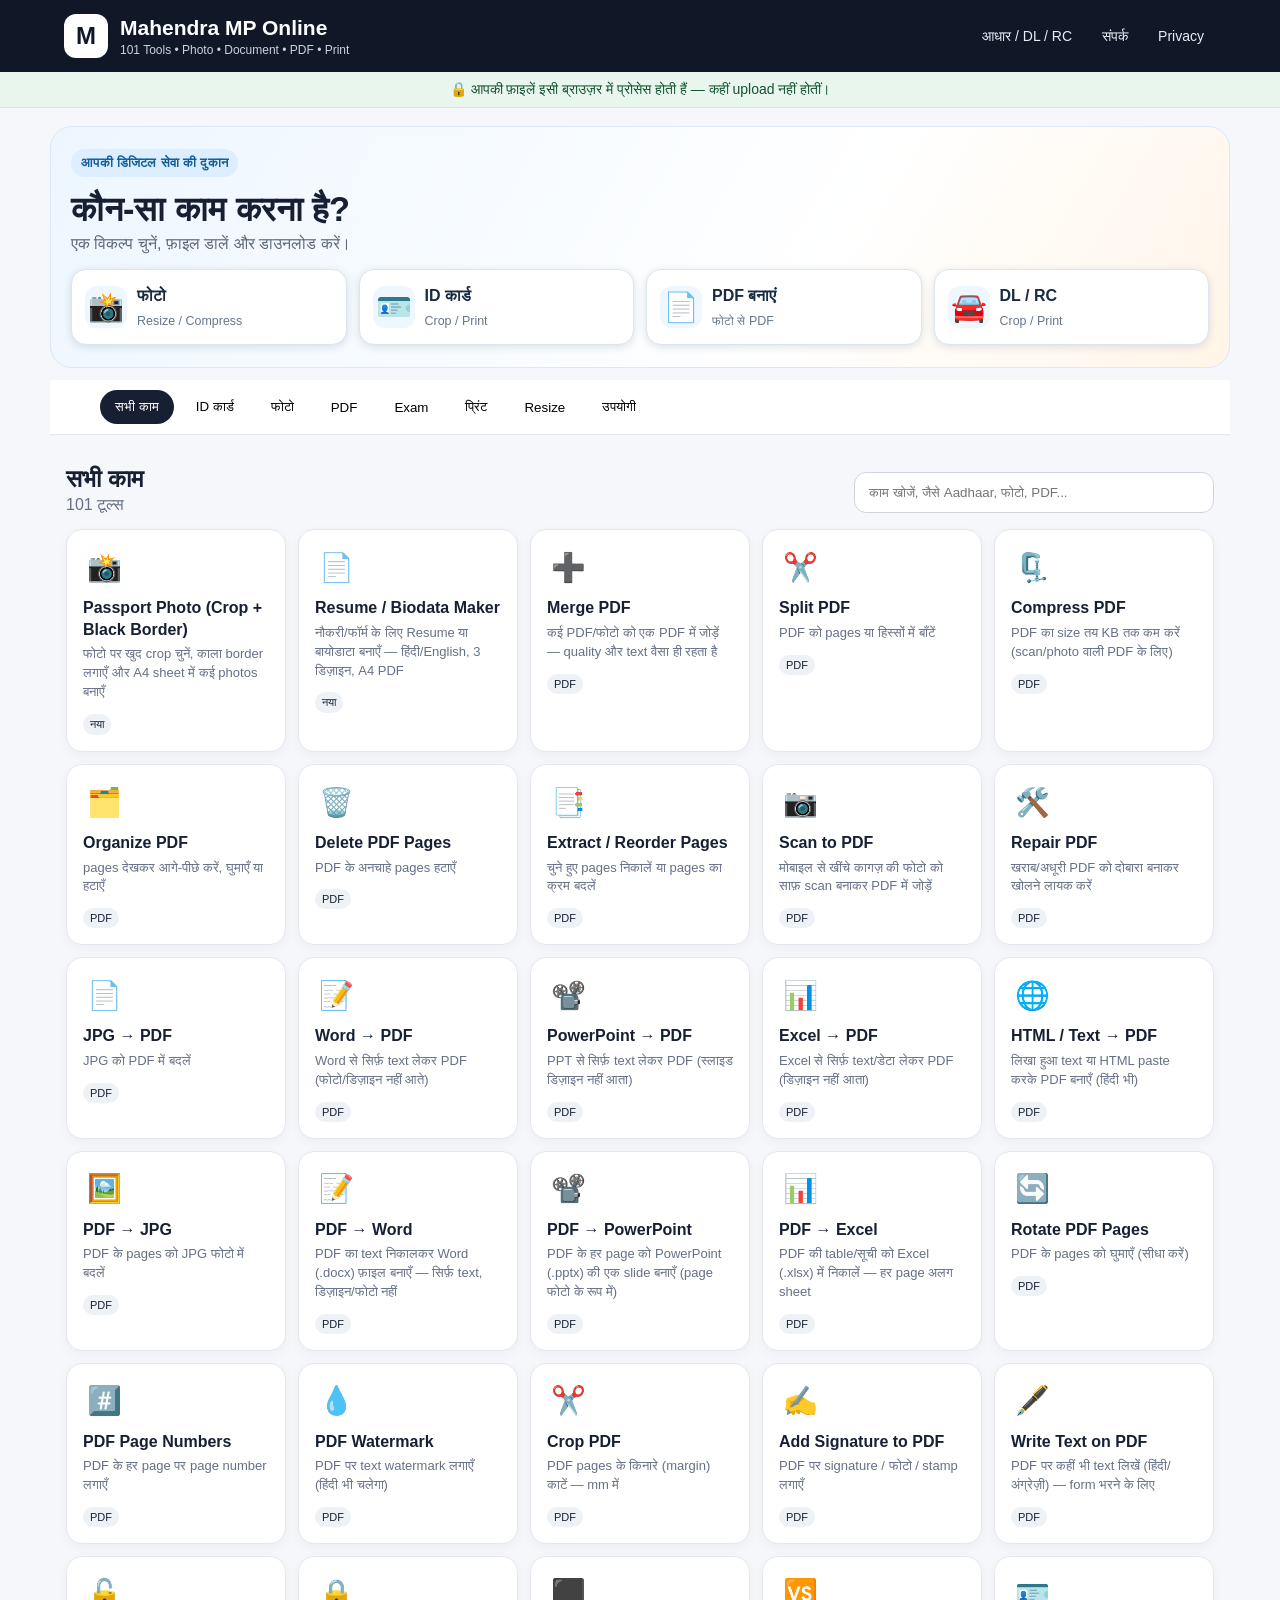
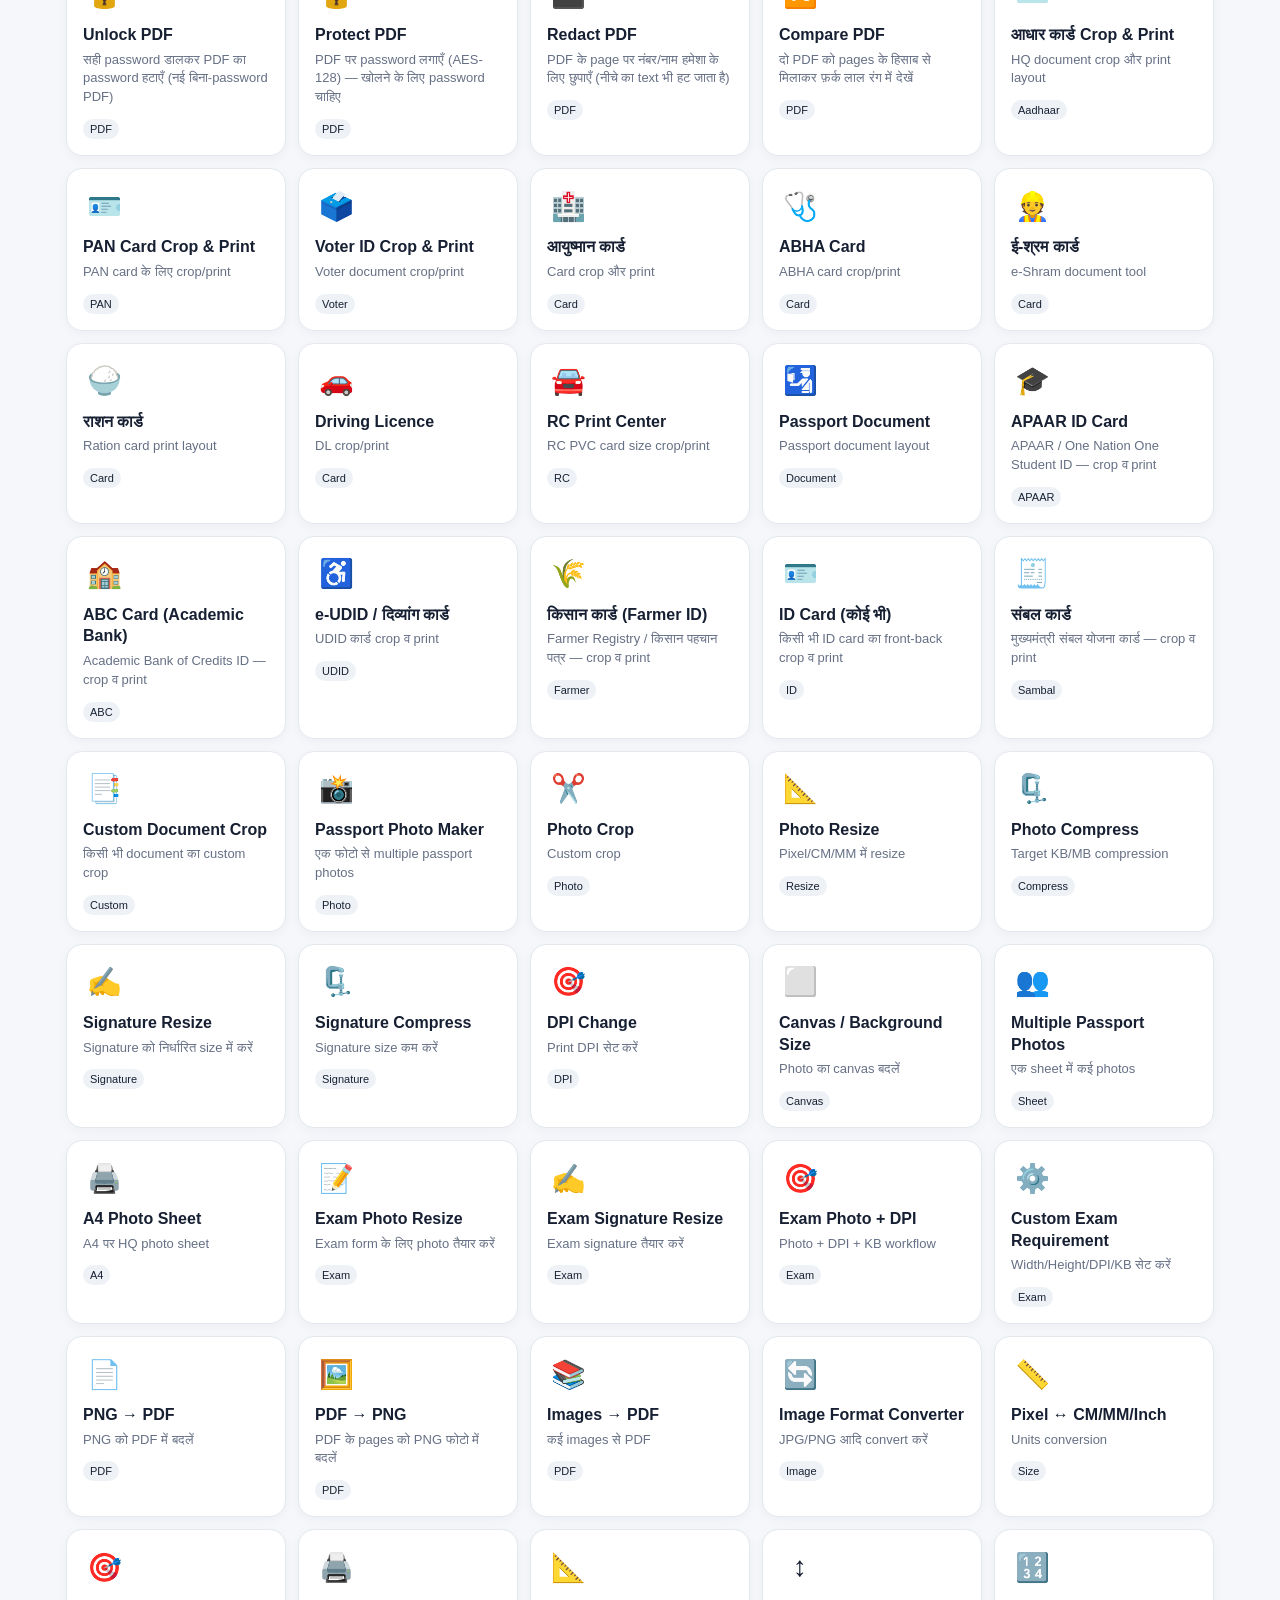
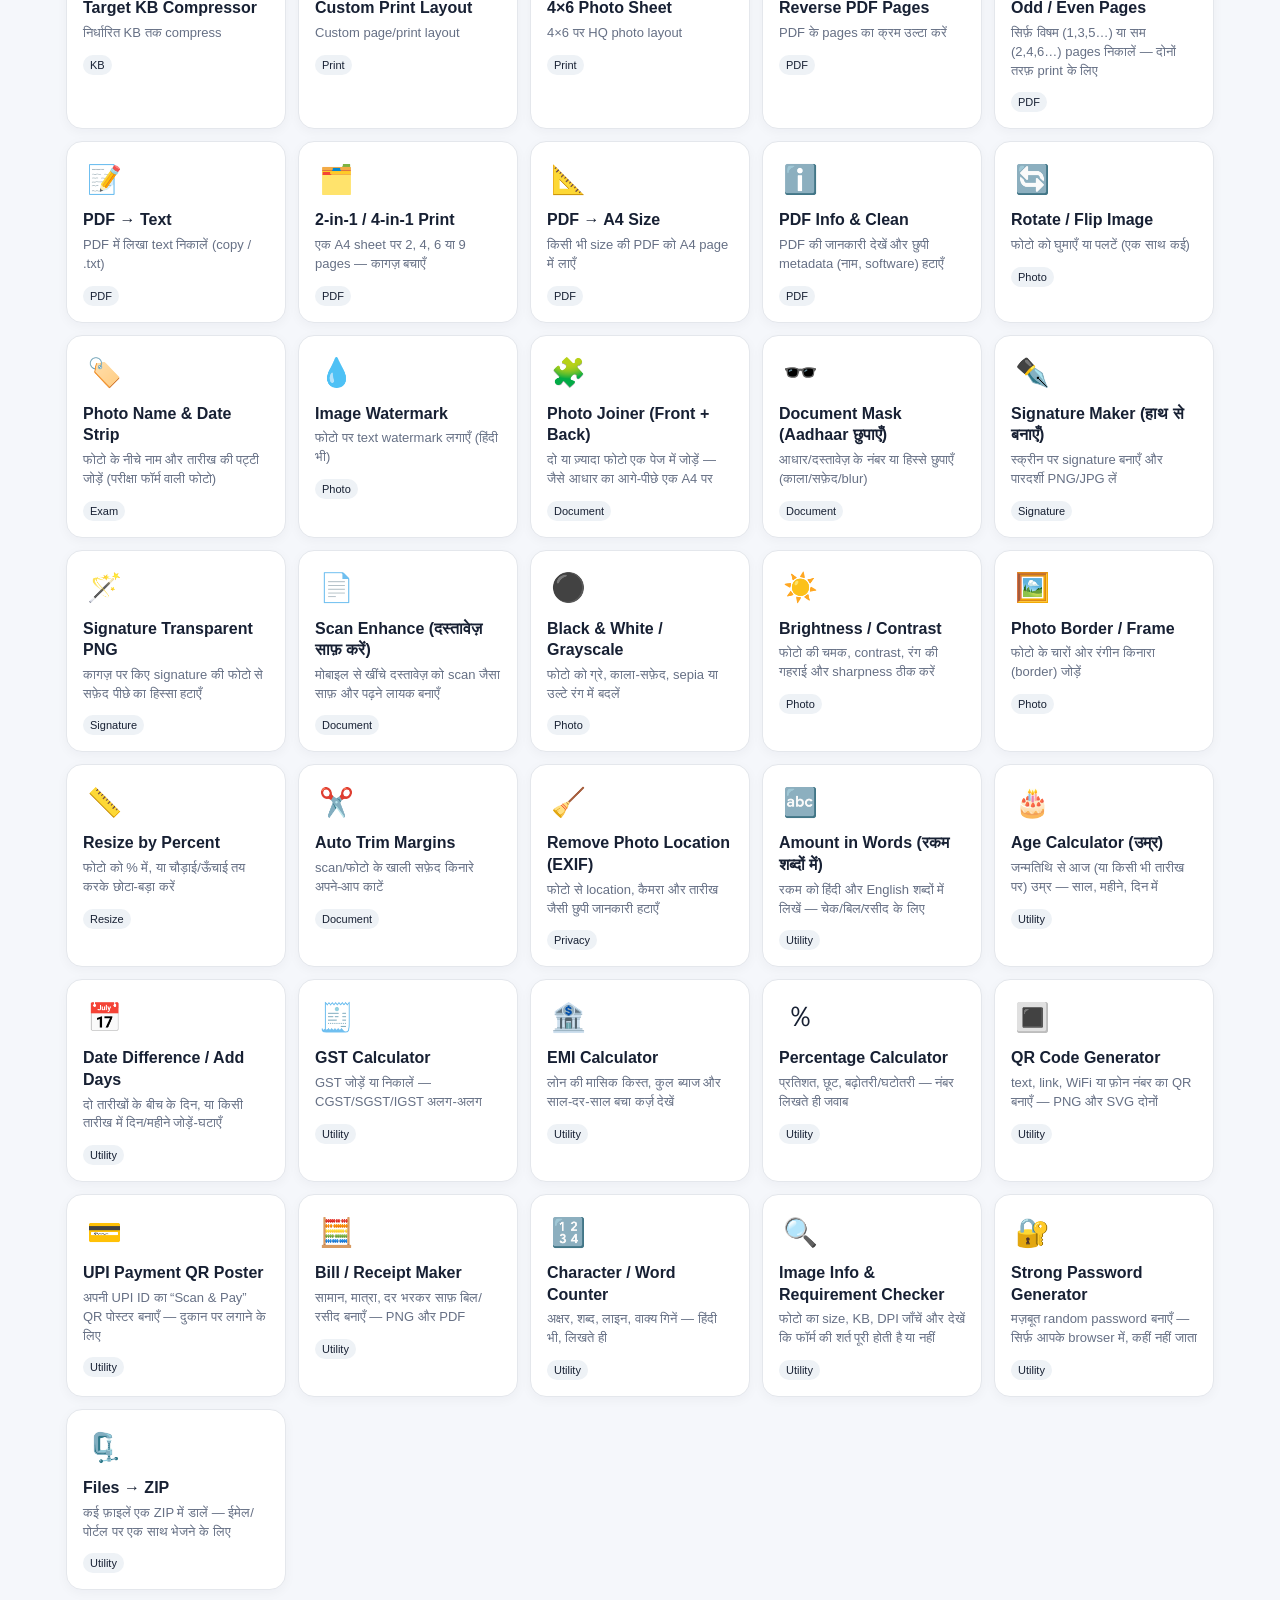
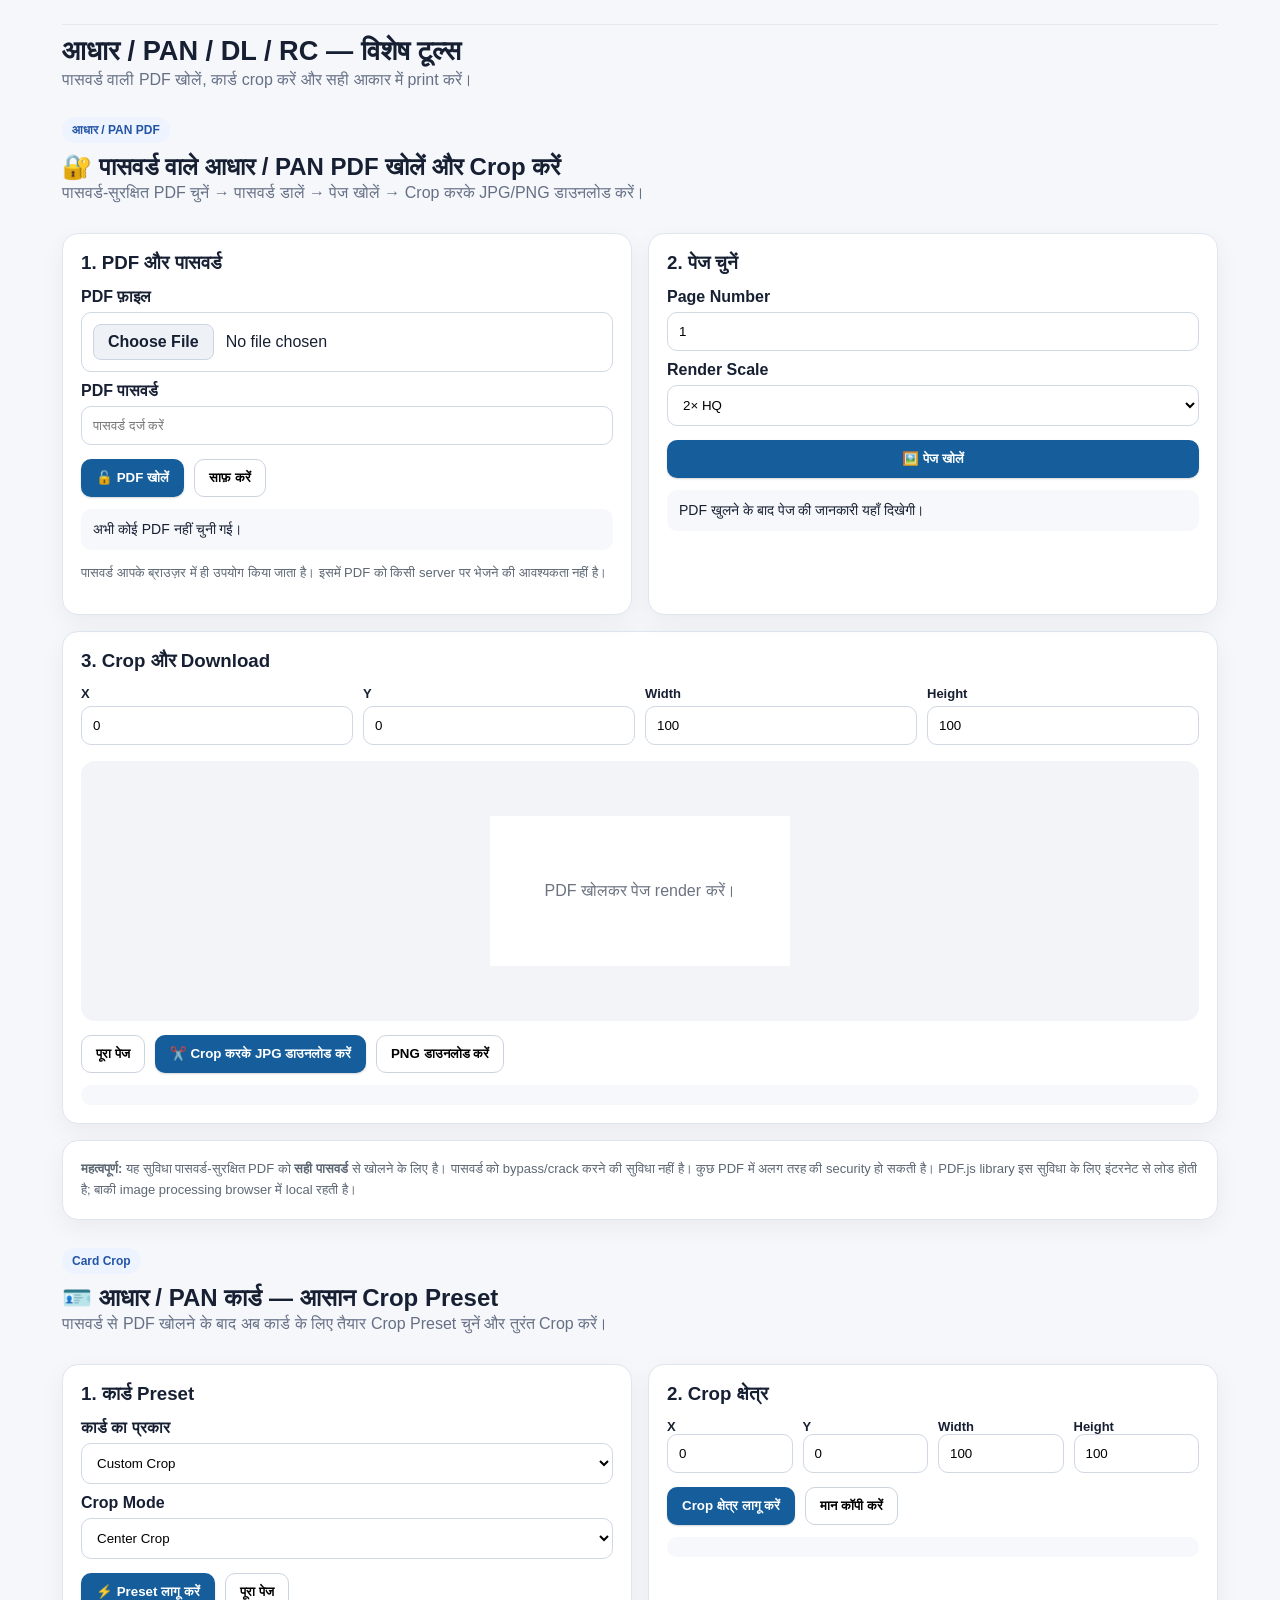
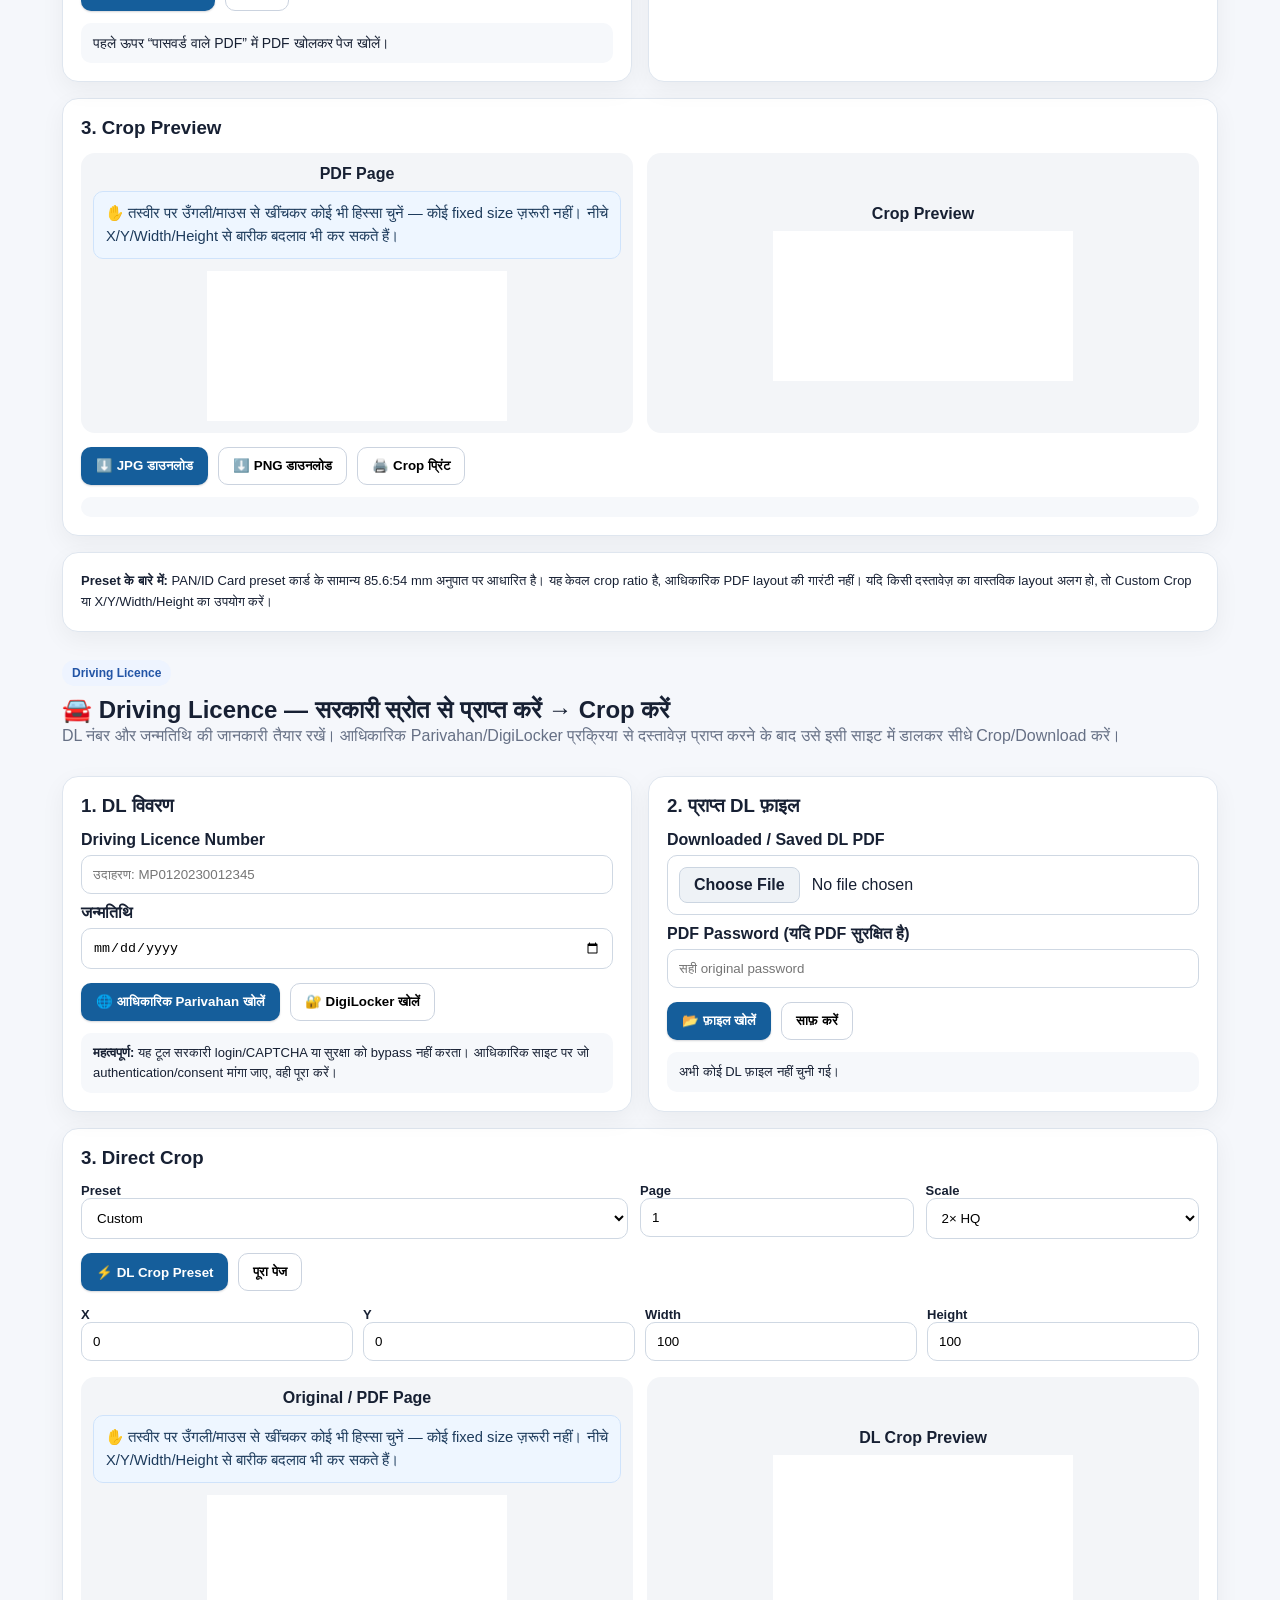
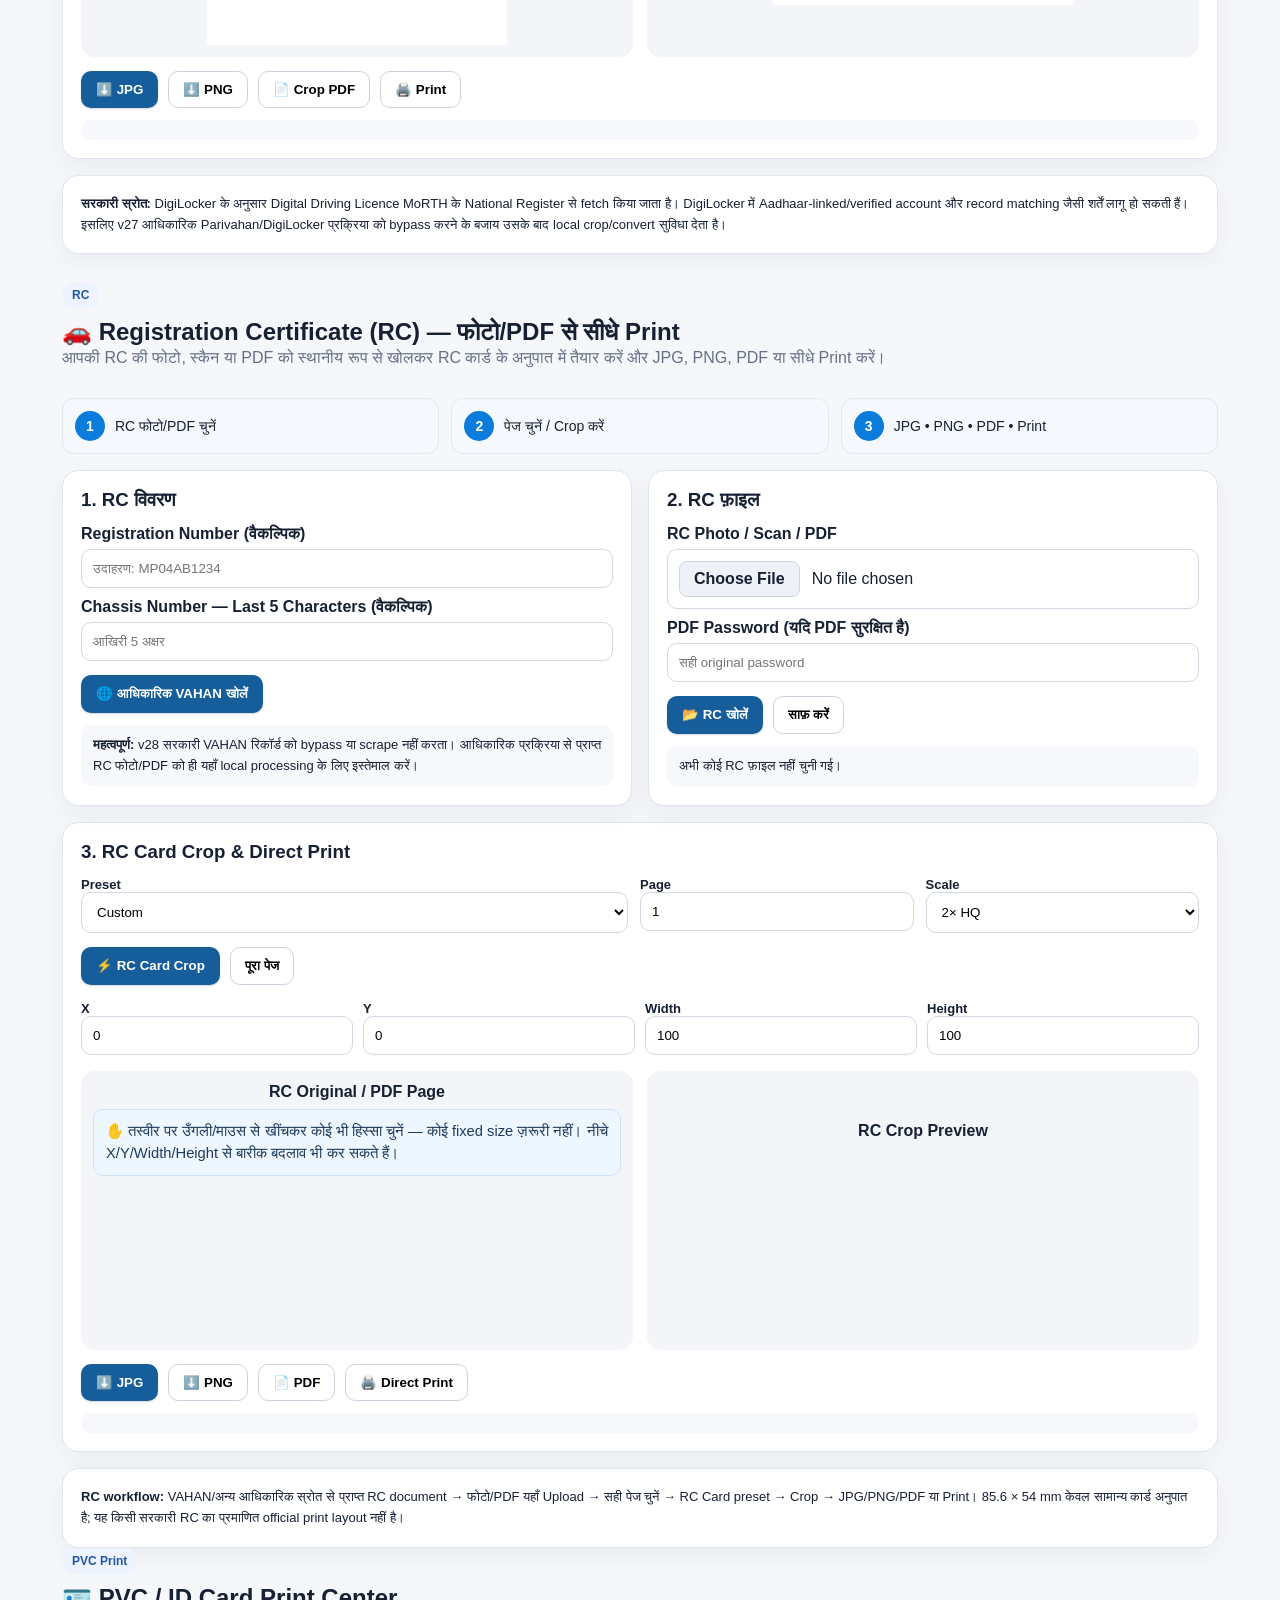
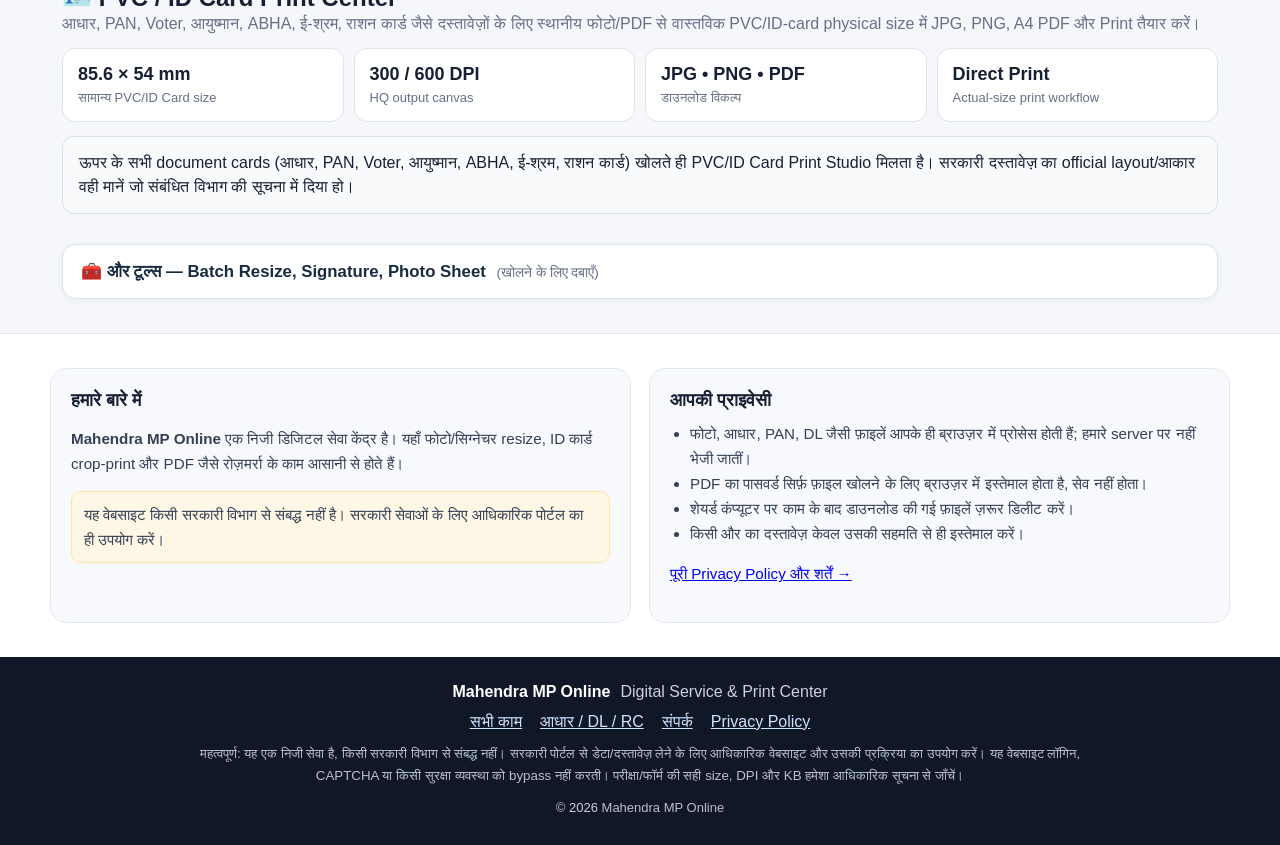
<file: index.html>
<!DOCTYPE html>
<html lang="hi">
<head>
  <meta charset="UTF-8">
  <meta name="viewport" content="width=device-width, initial-scale=1.0">
  <title>Mahendra MP Online | फोटो Resize, आधार/PAN PDF Crop, ID Card Print और PDF टूल्स</title>
  <meta name="description" content="फोटो-सिग्नेचर resize और KB कम करें, पासवर्ड वाले आधार/PAN PDF से कार्ड crop करें, ID कार्ड/RC/DL print करें, JPG से PDF बनाएं। फ़ाइलें आपके ब्राउज़र में ही प्रोसेस होती हैं।">
  <meta name="robots" content="index,follow">
  <meta name="theme-color" content="#0f4c81">
  <link rel="icon" href="favicon.svg" type="image/svg+xml">
  <meta property="og:type" content="website">
  <meta property="og:locale" content="hi_IN">
  <meta property="og:title" content="Mahendra MP Online — Photo, Document, PDF और Print टूल्स">
  <meta property="og:description" content="फोटो resize, ID कार्ड crop/print, PDF बनाएं — सब कुछ आपके ब्राउज़र में, फ़ाइल upload किए बिना।">
  <meta name="twitter:card" content="summary">
  <link rel="stylesheet" href="style.css">
  <script type="application/ld+json">{"@context":"https://schema.org","@type":"WebSite","name":"Mahendra MP Online","inLanguage":"hi-IN","description":"Photo resize, ID card crop and print, PDF tools for Indian documents — processed locally in the browser."}</script>
</head>
<body>
<a class="skip-link" href="#toolGrid">मुख्य सामग्री पर जाएँ</a>
<header class="topbar">
  <div class="brand">
    <div class="logo" aria-hidden="true">M</div>
    <div>
      <h1>Mahendra MP Online</h1>
      <p>101 Tools • Photo • Document • PDF • Print</p>
    </div>
  </div>
  <nav class="top-links" aria-label="मुख्य लिंक">
    <a href="#special-tools">आधार / DL / RC</a>
    <a href="#contact">संपर्क</a>
    <a href="privacy.html">Privacy</a>
  </nav>
</header>

<noscript><div class="noscript-msg">इस वेबसाइट के टूल्स चलाने के लिए ब्राउज़र में JavaScript चालू होना ज़रूरी है।</div></noscript>
<div class="privacy-ribbon" role="note">🔒 आपकी फ़ाइलें इसी ब्राउज़र में प्रोसेस होती हैं — कहीं upload नहीं होतीं।</div>
<section class="simple-home">
  <div class="simple-welcome">
    <span class="simple-kicker">आपकी डिजिटल सेवा की दुकान</span>
    <h2>कौन-सा काम करना है?</h2>
    <p>एक विकल्प चुनें, फ़ाइल डालें और डाउनलोड करें।</p>
  </div>
  <div class="simple-shortcuts">
    <button onclick="openTool('photo-resize')"><span>📸</span><b>फोटो</b><small>Resize / Compress</small></button>
    <button onclick="openTool('aadhaar')"><span>🪪</span><b>ID कार्ड</b><small>Crop / Print</small></button>
    <button onclick="openTool('jpg-pdf')"><span>📄</span><b>PDF बनाएं</b><small>फोटो से PDF</small></button>
    <button onclick="openTool('driving-licence-center')"><span>🚘</span><b>DL / RC</b><small>Crop / Print</small></button>
  </div>
</section>

<nav id="nav" class="nav simple-nav">
  <button class="active" onclick="filterTools('all',this)">सभी काम</button>
  <button onclick="filterTools('document',this)">ID कार्ड</button>
  <button onclick="filterTools('photo',this)">फोटो</button>
  <button onclick="filterTools('pdf',this)">PDF</button>
  <button onclick="filterTools('exam',this)">Exam</button>
  <button onclick="filterTools('print',this)">प्रिंट</button>
  <button onclick="filterTools('resize',this)">Resize</button>
  <button onclick="filterTools('utility',this)">उपयोगी</button>
</nav>

<main>
  <div class="section-head">
    <div>
      <h2>सभी काम</h2>
      <p id="toolCount">अपना काम नीचे चुनें</p>
    </div>
    <input id="search" type="search" placeholder="काम खोजें, जैसे Aadhaar, फोटो, PDF..." oninput="searchTools()">
  </div>
  <div id="toolGrid" class="tool-grid" role="list"></div>
</main>

<div id="modal" class="modal hidden">
  <div class="modal-card">
    <button class="close" onclick="closeTool()">×</button>
    <div id="toolContent"></div>
  </div>
</div>

<div class="special-tools" id="special-tools">
  <div class="special-intro">
    <h2>आधार / PAN / DL / RC — विशेष टूल्स</h2>
    <p>पासवर्ड वाली PDF खोलें, कार्ड crop करें और सही आकार में print करें।</p>
  </div>
<section class="tool-section v25-pdf-password" id="v25-pdf-password">
  <div class="section-head"><div><span class="mini-badge">आधार / PAN PDF</span><h2>🔐 पासवर्ड वाले आधार / PAN PDF खोलें और Crop करें</h2><p>पासवर्ड-सुरक्षित PDF चुनें → पासवर्ड डालें → पेज खोलें → Crop करके JPG/PNG डाउनलोड करें।</p></div></div>
  <div class="v25-grid">
    <div class="v25-card"><h3>1. PDF और पासवर्ड</h3><label class="v25-label">PDF फ़ाइल</label><input id="v25PdfFile" type="file" accept="application/pdf"><label class="v25-label">PDF पासवर्ड</label><input id="v25PdfPassword" type="password" placeholder="पासवर्ड दर्ज करें"><div class="v25-actions"><button class="primary-btn" id="v25OpenPdf">🔓 PDF खोलें</button><button class="secondary-btn" id="v25ClearPdf">साफ़ करें</button></div><div id="v25PdfStatus" class="v25-status">अभी कोई PDF नहीं चुनी गई।</div><p class="v25-note">पासवर्ड आपके ब्राउज़र में ही उपयोग किया जाता है। इसमें PDF को किसी server पर भेजने की आवश्यकता नहीं है।</p></div>
    <div class="v25-card"><h3>2. पेज चुनें</h3><label class="v25-label">Page Number</label><input id="v25PageNumber" type="number" min="1" value="1"><label class="v25-label">Render Scale</label><select id="v25Scale"><option value="1.5">1.5×</option><option value="2" selected>2× HQ</option><option value="3">3× बहुत उच्च गुणवत्ता</option></select><button class="primary-btn full" id="v25RenderPage">🖼️ पेज खोलें</button><div id="v25PageInfo" class="v25-status">PDF खुलने के बाद पेज की जानकारी यहाँ दिखेगी।</div></div>
  </div>
  <div class="v25-card"><h3>3. Crop और Download</h3><div class="v25-crop-controls"><label>X <input id="v25X" type="number" min="0" value="0"></label><label>Y <input id="v25Y" type="number" min="0" value="0"></label><label>Width <input id="v25W" type="number" min="1" value="100"></label><label>Height <input id="v25H" type="number" min="1" value="100"></label></div><div class="v25-canvas-wrap"><canvas id="v25PdfCanvas"></canvas><div id="v25Empty" class="v25-empty">PDF खोलकर पेज render करें।</div></div><div class="v25-actions"><button class="secondary-btn" id="v25UseFull">पूरा पेज</button><button class="primary-btn" id="v25CropDownload">✂️ Crop करके JPG डाउनलोड करें</button><button class="secondary-btn" id="v25CropPng">PNG डाउनलोड करें</button></div><div id="v25CropStatus" class="v25-status"></div></div>
  <div class="v25-card v25-warning"><strong>महत्वपूर्ण:</strong> यह सुविधा पासवर्ड-सुरक्षित PDF को <b>सही पासवर्ड</b> से खोलने के लिए है। पासवर्ड को bypass/crack करने की सुविधा नहीं है। कुछ PDF में अलग तरह की security हो सकती है। PDF.js library इस सुविधा के लिए इंटरनेट से लोड होती है; बाकी image processing browser में local रहती है।</div>
</section>
<section class="tool-section v26-card-presets" id="v26-card-presets">
  <div class="section-head">
    <div>
      <span class="mini-badge">Card Crop</span>
      <h2>🪪 आधार / PAN कार्ड — आसान Crop Preset</h2>
      <p>पासवर्ड से PDF खोलने के बाद अब कार्ड के लिए तैयार Crop Preset चुनें और तुरंत Crop करें।</p>
    </div>
  </div>

  <div class="v26-grid">
    <div class="v26-card">
      <h3>1. कार्ड Preset</h3>
      <label class="v26-label">कार्ड का प्रकार</label>
      <select id="v26Preset">
        <option value="a4">पूरा पेज (A4)</option>
        <option value="card">ID Card — 85.6 × 54 mm अनुपात</option>
        <option value="pan">PAN Card — 85.6 × 54 mm अनुपात</option>
        <option value="photo">35 × 45 mm फोटो अनुपात</option>
        <option value="custom">Custom Crop</option>
      </select>

      <label class="v26-label">Crop Mode</label>
      <select id="v26Mode">
        <option value="center">Center Crop</option>
        <option value="fit">Fit / पूरा उपलब्ध क्षेत्र</option>
      </select>

      <div class="v26-actions">
        <button class="primary-btn" id="v26ApplyPreset">⚡ Preset लागू करें</button>
        <button class="secondary-btn" id="v26FullPage">पूरा पेज</button>
      </div>
      <div id="v26PresetStatus" class="v26-status">
        पहले ऊपर “पासवर्ड वाले PDF” में PDF खोलकर पेज खोलें।
      </div>
    </div>

    <div class="v26-card">
      <h3>2. Crop क्षेत्र</h3>
      <div class="v26-fields">
        <label>X <input id="v26X" type="number" min="0" value="0"></label>
        <label>Y <input id="v26Y" type="number" min="0" value="0"></label>
        <label>Width <input id="v26W" type="number" min="1" value="100"></label>
        <label>Height <input id="v26H" type="number" min="1" value="100"></label>
      </div>
      <div class="v26-actions">
        <button class="primary-btn" id="v26ApplyXY">Crop क्षेत्र लागू करें</button>
        <button class="secondary-btn" id="v26CopyValues">मान कॉपी करें</button>
      </div>
      <div id="v26ValueStatus" class="v26-status"></div>
    </div>
  </div>

  <div class="v26-card">
    <h3>3. Crop Preview</h3>
    <div class="v26-preview-grid">
      <div class="v26-preview-box">
        <div class="v26-preview-title">PDF Page</div>
        <canvas id="v26SourceCanvas"></canvas>
      </div>
      <div class="v26-preview-box">
        <div class="v26-preview-title">Crop Preview</div>
        <canvas id="v26CropPreview"></canvas>
      </div>
    </div>
    <div class="v26-actions">
      <button class="primary-btn" id="v26DownloadJpg">⬇️ JPG डाउनलोड</button>
      <button class="secondary-btn" id="v26DownloadPng">⬇️ PNG डाउनलोड</button>
      <button class="secondary-btn" id="v26PrintCrop">🖨️ Crop प्रिंट</button>
    </div>
    <div id="v26DownloadStatus" class="v26-status"></div>
  </div>

  <div class="v26-card v26-info">
    <strong>Preset के बारे में:</strong>
    PAN/ID Card preset कार्ड के सामान्य 85.6:54 mm अनुपात पर आधारित है।
    यह केवल crop ratio है, आधिकारिक PDF layout की गारंटी नहीं। यदि किसी दस्तावेज़ का वास्तविक layout अलग हो,
    तो Custom Crop या X/Y/Width/Height का उपयोग करें।
  </div>
</section>
<section class="tool-section v27-dl-center" id="v27-dl-center">
  <div class="section-head">
    <div>
      <span class="mini-badge">Driving Licence</span>
      <h2>🚘 Driving Licence — सरकारी स्रोत से प्राप्त करें → Crop करें</h2>
      <p>DL नंबर और जन्मतिथि की जानकारी तैयार रखें। आधिकारिक Parivahan/DigiLocker प्रक्रिया से दस्तावेज़ प्राप्त करने के बाद उसे इसी साइट में डालकर सीधे Crop/Download करें।</p>
    </div>
  </div>

  <div class="v27-grid">
    <div class="v27-card">
      <h3>1. DL विवरण</h3>
      <label class="v27-label">Driving Licence Number</label>
      <input id="v27DlNo" type="text" placeholder="उदाहरण: MP0120230012345" autocomplete="off">
      <label class="v27-label">जन्मतिथि</label>
      <input id="v27Dob" type="date">
      <div class="v27-actions">
        <button class="primary-btn" id="v27OfficialBtn">🌐 आधिकारिक Parivahan खोलें</button>
        <button class="secondary-btn" id="v27DigiBtn">🔐 DigiLocker खोलें</button>
      </div>
      <div class="v27-status">
        <b>महत्वपूर्ण:</b> यह टूल सरकारी login/CAPTCHA या सुरक्षा को bypass नहीं करता। आधिकारिक साइट पर जो authentication/consent मांगा जाए, वही पूरा करें।
      </div>
    </div>

    <div class="v27-card">
      <h3>2. प्राप्त DL फ़ाइल</h3>
      <label class="v27-label">Downloaded / Saved DL PDF</label>
      <input id="v27DlFile" type="file" accept="application/pdf,image/jpeg,image/png,image/webp">
      <label class="v27-label">PDF Password (यदि PDF सुरक्षित है)</label>
      <input id="v27PdfPassword" type="password" placeholder="सही original password">
      <div class="v27-actions">
        <button class="primary-btn" id="v27LoadFile">📂 फ़ाइल खोलें</button>
        <button class="secondary-btn" id="v27Clear">साफ़ करें</button>
      </div>
      <div id="v27FileStatus" class="v27-status">अभी कोई DL फ़ाइल नहीं चुनी गई।</div>
    </div>
  </div>

  <div class="v27-card">
    <h3>3. Direct Crop</h3>
    <div class="v27-preset-row">
      <label>Preset
        <select id="v27Preset">
          <option value="card">DL Card — 85.6 × 54 mm ratio</option>
          <option value="page">पूरा पेज</option>
          <option value="custom">Custom</option>
        </select>
      </label>
      <label>Page
        <input id="v27Page" type="number" min="1" value="1">
      </label>
      <label>Scale
        <select id="v27Scale">
          <option value="1.5">1.5×</option>
          <option value="2" selected>2× HQ</option>
          <option value="3">3× HQ</option>
        </select>
      </label>
    </div>
    <div class="v27-actions">
      <button class="primary-btn" id="v27ApplyPreset">⚡ DL Crop Preset</button>
      <button class="secondary-btn" id="v27FullPage">पूरा पेज</button>
    </div>

    <div class="v27-fields">
      <label>X<input id="v27X" type="number" min="0" value="0"></label>
      <label>Y<input id="v27Y" type="number" min="0" value="0"></label>
      <label>Width<input id="v27W" type="number" min="1" value="100"></label>
      <label>Height<input id="v27H" type="number" min="1" value="100"></label>
    </div>

    <div class="v27-preview-grid">
      <div class="v27-preview-box">
        <div class="v27-preview-title">Original / PDF Page</div>
        <canvas id="v27Source"></canvas>
      </div>
      <div class="v27-preview-box">
        <div class="v27-preview-title">DL Crop Preview</div>
        <canvas id="v27Crop"></canvas>
      </div>
    </div>

    <div class="v27-actions">
      <button class="primary-btn" id="v27Jpg">⬇️ JPG</button>
      <button class="secondary-btn" id="v27Png">⬇️ PNG</button>
      <button class="secondary-btn" id="v27Pdf">📄 Crop PDF</button>
      <button class="secondary-btn" id="v27Print">🖨️ Print</button>
    </div>
    <div id="v27CropStatus" class="v27-status"></div>
  </div>

  <div class="v27-card v27-info">
    <strong>सरकारी स्रोत:</strong> DigiLocker के अनुसार Digital Driving Licence MoRTH के National Register से fetch किया जाता है।
    DigiLocker में Aadhaar-linked/verified account और record matching जैसी शर्तें लागू हो सकती हैं। इसलिए v27 आधिकारिक
    Parivahan/DigiLocker प्रक्रिया को bypass करने के बजाय उसके बाद local crop/convert सुविधा देता है।
  </div>
</section>
<section class="tool-section v28-rc-center" id="v28-rc-center">
  <div class="section-head">
    <div>
      <span class="mini-badge">RC</span>
      <h2>🚗 Registration Certificate (RC) — फोटो/PDF से सीधे Print</h2>
      <p>आपकी RC की फोटो, स्कैन या PDF को स्थानीय रूप से खोलकर RC कार्ड के अनुपात में तैयार करें और JPG, PNG, PDF या सीधे Print करें।</p>
    </div>
  </div>

  <div class="v28-steps">
    <div><b>1</b><span>RC फोटो/PDF चुनें</span></div>
    <div><b>2</b><span>पेज चुनें / Crop करें</span></div>
    <div><b>3</b><span>JPG • PNG • PDF • Print</span></div>
  </div>

  <div class="v28-grid">
    <div class="v28-card">
      <h3>1. RC विवरण</h3>
      <label class="v28-label">Registration Number (वैकल्पिक)</label>
      <input id="v28RcNo" type="text" placeholder="उदाहरण: MP04AB1234" autocomplete="off">
      <label class="v28-label">Chassis Number — Last 5 Characters (वैकल्पिक)</label>
      <input id="v28Chassis" type="text" maxlength="5" placeholder="आखिरी 5 अक्षर" autocomplete="off">
      <div class="v28-actions">
        <button class="primary-btn" id="v28VahanBtn">🌐 आधिकारिक VAHAN खोलें</button>
      </div>
      <div class="v28-status"><b>महत्वपूर्ण:</b> v28 सरकारी VAHAN रिकॉर्ड को bypass या scrape नहीं करता। आधिकारिक प्रक्रिया से प्राप्त RC फोटो/PDF को ही यहाँ local processing के लिए इस्तेमाल करें।</div>
    </div>

    <div class="v28-card">
      <h3>2. RC फ़ाइल</h3>
      <label class="v28-label">RC Photo / Scan / PDF</label>
      <input id="v28RcFile" type="file" accept="application/pdf,image/jpeg,image/png,image/webp">
      <label class="v28-label">PDF Password (यदि PDF सुरक्षित है)</label>
      <input id="v28PdfPassword" type="password" placeholder="सही original password">
      <div class="v28-actions">
        <button class="primary-btn" id="v28LoadFile">📂 RC खोलें</button>
        <button class="secondary-btn" id="v28Clear">साफ़ करें</button>
      </div>
      <div id="v28FileStatus" class="v28-status">अभी कोई RC फ़ाइल नहीं चुनी गई।</div>
    </div>
  </div>

  <div class="v28-card">
    <h3>3. RC Card Crop & Direct Print</h3>
    <div class="v28-preset-row">
      <label>Preset
        <select id="v28Preset">
          <option value="card">RC Card — 85.6 × 54 mm ratio</option>
          <option value="page">पूरा पेज</option>
          <option value="custom">Custom</option>
        </select>
      </label>
      <label>Page
        <input id="v28Page" type="number" min="1" value="1">
      </label>
      <label>Scale
        <select id="v28Scale">
          <option value="1.5">1.5×</option>
          <option value="2" selected>2× HQ</option>
          <option value="3">3× HQ</option>
        </select>
      </label>
    </div>
    <div class="v28-actions">
      <button class="primary-btn" id="v28ApplyPreset">⚡ RC Card Crop</button>
      <button class="secondary-btn" id="v28FullPage">पूरा पेज</button>
    </div>

    <div class="v28-fields">
      <label>X<input id="v28X" type="number" min="0" value="0"></label>
      <label>Y<input id="v28Y" type="number" min="0" value="0"></label>
      <label>Width<input id="v28W" type="number" min="1" value="100"></label>
      <label>Height<input id="v28H" type="number" min="1" value="100"></label>
    </div>

    <div class="v28-preview-grid">
      <div class="v28-preview-box">
        <div class="v28-preview-title">RC Original / PDF Page</div>
        <canvas id="v28Source"></canvas>
      </div>
      <div class="v28-preview-box">
        <div class="v28-preview-title">RC Crop Preview</div>
        <canvas id="v28Crop"></canvas>
      </div>
    </div>

    <div class="v28-actions v28-output-actions">
      <button class="primary-btn" id="v28Jpg">⬇️ JPG</button>
      <button class="secondary-btn" id="v28Png">⬇️ PNG</button>
      <button class="secondary-btn" id="v28Pdf">📄 PDF</button>
      <button class="secondary-btn" id="v28Print">🖨️ Direct Print</button>
    </div>
    <div id="v28CropStatus" class="v28-status"></div>
  </div>

  <div class="v28-card v28-info">
    <strong>RC workflow:</strong> VAHAN/अन्य आधिकारिक स्रोत से प्राप्त RC document → फोटो/PDF यहाँ Upload → सही पेज चुनें → RC Card preset → Crop → JPG/PNG/PDF या Print।
    85.6 × 54 mm केवल सामान्य कार्ड अनुपात है; यह किसी सरकारी RC का प्रमाणित official print layout नहीं है।
  </div>
</section>
<section class="tool-section v30-card-overview" id="v30-card-overview">
  <div class="section-head">
    <div>
      <span class="mini-badge">PVC Print</span>
      <h2>🪪 PVC / ID Card Print Center</h2>
      <p>आधार, PAN, Voter, आयुष्मान, ABHA, ई-श्रम, राशन कार्ड जैसे दस्तावेज़ों के लिए स्थानीय फोटो/PDF से वास्तविक PVC/ID-card physical size में JPG, PNG, A4 PDF और Print तैयार करें।</p>
    </div>
  </div>
  <div class="v30-overview-grid">
    <div class="v30-overview-card"><b>85.6 × 54 mm</b><span>सामान्य PVC/ID Card size</span></div>
    <div class="v30-overview-card"><b>300 / 600 DPI</b><span>HQ output canvas</span></div>
    <div class="v30-overview-card"><b>JPG • PNG • PDF</b><span>डाउनलोड विकल्प</span></div>
    <div class="v30-overview-card"><b>Direct Print</b><span>Actual-size print workflow</span></div>
  </div>
  <div class="v30-overview-note">ऊपर के सभी document cards (आधार, PAN, Voter, आयुष्मान, ABHA, ई-श्रम, राशन कार्ड) खोलते ही PVC/ID Card Print Studio मिलता है। सरकारी दस्तावेज़ का official layout/आकार वही मानें जो संबंधित विभाग की सूचना में दिया हो।</div>
</section>
</div>

<details class="adv-tools" id="adv-tools">
  <summary>🧰 और टूल्स — Batch Resize, Signature, Photo Sheet <span>(खोलने के लिए दबाएँ)</span></summary>
<section class="v7-section" id="v7-tools">
  <div class="section-head">
    <h2>🚀 Print & Document Studio</h2>
    <p>कई फोटो एक साथ, print लेआउट और document crop</p>
  </div>

  <div class="v7-grid">
    <article class="tool-card v7-card">
      <div class="tool-icon">🖼️</div>
      <h3>Batch Image Resize & Compress</h3>
      <p>एक साथ कई फोटो का आकार, DPI और लक्ष्य KB निर्धारित करें।</p>
      <input id="v7BatchImages" type="file" accept="image/*" multiple>
      <div class="mini-controls">
        <label>चौड़ाई <input id="v7BatchW" type="number" placeholder="जैसे 413"></label>
        <label>ऊँचाई <input id="v7BatchH" type="number" placeholder="जैसे 531"></label>
        <label>DPI <input id="v7BatchDpi" type="number" value="300"></label>
        <label>अधिकतम KB <input id="v7BatchKb" type="number" placeholder="वैकल्पिक"></label>
      </div>
      <button class="primary-btn" id="v7BatchRun">Batch तैयार करें</button>
      <div id="v7BatchResults" class="result-box"></div>
    </article>

    <article class="tool-card v7-card">
      <div class="tool-icon">🔄</div>
      <h3>Image Format Converter</h3>
      <p>JPG, PNG और WebP में स्थानीय रूप से रूपांतरण करें।</p>
      <input id="v7FormatImage" type="file" accept="image/*">
      <label>प्रारूप
        <select id="v7Format">
          <option value="image/jpeg">JPG</option>
          <option value="image/png">PNG</option>
          <option value="image/webp">WebP</option>
        </select>
      </label>
      <button class="primary-btn" id="v7FormatRun">Convert & Download</button>
      <div id="v7FormatResult" class="result-box"></div>
    </article>

    <article class="tool-card v7-card">
      <div class="tool-icon">📐</div>
      <h3>Custom Print Layout</h3>
      <p>फोटो की संख्या, आकार और A4/4×6 शीट का प्रिंट लेआउट तैयार करें।</p>
      <input id="v7PrintImages" type="file" accept="image/*" multiple>
      <div class="mini-controls">
        <label>शीट
          <select id="v7Paper">
            <option value="A4">A4</option>
            <option value="4x6">4×6 inch</option>
          </select>
        </label>
        <label>फोटो चौड़ाई (mm) <input id="v7PhotoWmm" type="number" value="35"></label>
        <label>फोटो ऊँचाई (mm) <input id="v7PhotoHmm" type="number" value="45"></label>
        <label>अंतर (mm) <input id="v7Gapmm" type="number" value="3"></label>
      </div>
      <button class="primary-btn" id="v7PrintRun">HQ Print Sheet</button>
      <div id="v7PrintResult" class="result-box"></div>
    </article>

    <article class="tool-card v7-card">
      <div class="tool-icon">✂️</div>
      <h3>Document Crop Templates</h3>
      <p>दस्तावेज़ की फोटो से सामान्य कार्ड/दस्तावेज़ आकार का crop करें।</p>
      <input id="v7DocImage" type="file" accept="image/*">
      <label>Template
        <select id="v7DocTemplate">
          <option value="custom">Custom</option>
          <option value="idcard">ID Card — 85.6×54 mm अनुपात</option>
          <option value="a4">A4 — 210×297 mm अनुपात</option>
          <option value="photo35x45">Photo — 35×45 mm अनुपात</option>
        </select>
      </label>
      <button class="primary-btn" id="v7DocRun">Crop & Download</button>
      <div id="v7DocResult" class="result-box"></div>
    </article>
  </div>

  <div class="notice-box">
    <strong>महत्वपूर्ण:</strong> ये image tools सीधे आपके ब्राउज़र में चलते हैं।
    Aadhaar, PAN और परीक्षा-विशिष्ट आकार केवल आधिकारिक निर्देश देखकर ही final preset बनाए जाएँ।
  </div>
</section>
<section class="v9-section" id="v9-tools">
  <div class="section-head">
    <h2>🚀 Professional Photo & Document Studio</h2>
    <p>अब document crop, passport sheet, batch processing और print settings को एक workflow में इस्तेमाल करें।</p>
  </div>

  <div class="v9-grid">
    <article class="tool-card v9-card">
      <div class="tool-icon">🪪</div>
      <h3>Document Card Crop Studio</h3>
      <p>दस्तावेज़ की फोटो से card area चुनें, ratio लॉक करें और HQ output डाउनलोड करें।</p>
      <input id="v9CropImage" type="file" accept="image/*">
      <label>Template
        <select id="v9CropTemplate">
          <option value="free">Free Crop</option>
          <option value="id">ID Card — 85.6×54 mm</option>
          <option value="a4">A4 — 210×297 mm</option>
          <option value="photo">Photo — 35×45 mm</option>
        </select>
      </label>
      <div class="crop-preview-wrap"><canvas id="v9CropCanvas" width="900" height="520"></canvas></div>
      <div class="mini-controls">
        <label>X <input id="v9X" type="number" value="0"></label>
        <label>Y <input id="v9Y" type="number" value="0"></label>
        <label>Width <input id="v9CW" type="number" value="900"></label>
        <label>Height <input id="v9CH" type="number" value="520"></label>
      </div>
      <button class="primary-btn" id="v9CropRun">HQ Crop & Download</button>
      <div id="v9CropResult" class="result-box"></div>
    </article>

    <article class="tool-card v9-card">
      <div class="tool-icon">👤</div>
      <h3>Passport Photo Sheet Pro</h3>
      <p>35×45 mm जैसे print size के अनुसार A4 पर कई photos का print-ready sheet बनाएँ।</p>
      <input id="v9PassImage" type="file" accept="image/*">
      <div class="mini-controls">
        <label>Width mm <input id="v9PassW" type="number" value="35"></label>
        <label>Height mm <input id="v9PassH" type="number" value="45"></label>
        <label>DPI <input id="v9PassDpi" type="number" value="300"></label>
        <label>Gap mm <input id="v9PassGap" type="number" value="3"></label>
        <label>Copies <input id="v9PassCopies" type="number" min="1" max="100" value="20"></label>
      </div>
      <button class="primary-btn" id="v9PassRun">A4 HQ Sheet बनाएं</button>
      <div id="v9PassResult" class="result-box"></div>
    </article>

    <article class="tool-card v9-card">
      <div class="tool-icon">✍️</div>
      <h3>Signature Studio</h3>
      <p>Signature को target width/height, DPI और KB के अनुसार तैयार करें।</p>
      <input id="v9SigImage" type="file" accept="image/*">
      <div class="mini-controls">
        <label>Width px <input id="v9SigW" type="number" value="300"></label>
        <label>Height px <input id="v9SigH" type="number" value="100"></label>
        <label>DPI <input id="v9SigDpi" type="number" value="300"></label>
        <label>Max KB <input id="v9SigKb" type="number" value="100"></label>
      </div>
      <button class="primary-btn" id="v9SigRun">Signature तैयार करें</button>
      <div id="v9SigResult" class="result-box"></div>
    </article>

    <article class="tool-card v9-card">
      <div class="tool-icon">🖼️</div>
      <h3>Batch Photo Presets</h3>
      <p>एक साथ कई photos को समान dimensions और compression में तैयार करें।</p>
      <input id="v9BatchImage" type="file" accept="image/*" multiple>
      <div class="mini-controls">
        <label>Preset
          <select id="v9BatchPreset">
            <option value="413x531">413×531 px</option>
            <option value="300x100">300×100 px</option>
            <option value="600x800">600×800 px</option>
            <option value="custom">Custom</option>
          </select>
        </label>
        <label>Max KB <input id="v9BatchMaxKb" type="number" value="200"></label>
        <label>Custom W <input id="v9BatchCustomW" type="number" value="413"></label>
        <label>Custom H <input id="v9BatchCustomH" type="number" value="531"></label>
      </div>
      <button class="primary-btn" id="v9BatchRun">Batch Process</button>
      <div id="v9BatchResult" class="result-box"></div>
    </article>

    <article class="tool-card v9-card">
      <div class="tool-icon">⚙️</div>
      <h3>Print Settings Checker</h3>
      <p>Print size और DPI से expected pixel dimensions निकालें।</p>
      <div class="mini-controls">
        <label>Width mm <input id="v9CheckW" type="number" value="35"></label>
        <label>Height mm <input id="v9CheckH" type="number" value="45"></label>
        <label>DPI <input id="v9CheckDpi" type="number" value="300"></label>
      </div>
      <button class="primary-btn" id="v9CheckRun">Check Pixels</button>
      <div id="v9CheckResult" class="result-box"></div>
    </article>

    <article class="tool-card v9-card">
      <div class="tool-icon">🧰</div>
      <h3>Quick Tools Hub</h3>
      <p>काम शुरू करने के लिए सीधे मुख्य workflows पर जाएँ।</p>
      <div class="quick-links">
        <a href="#v7-tools">Batch Resize / Format / Print</a>
        <a href="#toolGrid">सभी टूल्स</a>
      </div>
    </article>
  </div>

  <div class="notice-box">
    <strong>Requirement सुरक्षा:</strong> परीक्षा, भर्ती, Aadhaar, PAN या किसी संस्था के exact Photo/Signature size,
    DPI और KB को केवल official notification से सत्यापित करके ही final preset मानें।
  </div>
</section>
<section class="v13-section" id="v13-tools">
  <div class="section-head">
    <h2>⚙️ Universal Image Processing Studio</h2>
    <p>एक ही जगह पर फोटो, हस्ताक्षर और दस्तावेज़ के लिए Resize, KB, DPI, Format और Quality नियंत्रण।</p>
  </div>

  <div class="v13-notice">
    <strong>HQ Workflow:</strong> Image चुनें → आकार/DPI/KB तय करें → Format चुनें → Quality जाँचें → HQ Output डाउनलोड करें।
    सभी image processing browser में की जाती है।
  </div>

  <div class="v13-grid">
    <article class="tool-card v13-card v13-main">
      <div class="tool-icon">🛠️</div>
      <h3>Universal Image Processor</h3>
      <input id="v13Files" type="file" accept="image/*" multiple>
      <div class="v13-controls">
        <label>Width (px)<input id="v13W" type="number" min="1" placeholder="जैसे 413"></label>
        <label>Height (px)<input id="v13H" type="number" min="1" placeholder="जैसे 531"></label>
        <label>DPI<input id="v13Dpi" type="number" min="1" value="300"></label>
        <label>Target KB<input id="v13Kb" type="number" min="1" placeholder="वैकल्पिक"></label>
        <label>Format<select id="v13Fmt"><option value="image/jpeg">JPG</option><option value="image/png">PNG</option><option value="image/webp">WebP</option></select></label>
        <label>Quality<input id="v13Q" type="range" min="40" max="100" value="92"><span id="v13Qv">92%</span></label>
      </div>
      <div class="v13-toolbar">
        <button class="primary-btn" id="v13Process">HQ Process & Download</button>
        <button class="secondary-btn" id="v13Reset">Reset</button>
      </div>
      <div id="v13Status" class="result-box"></div>
    </article>

    <article class="tool-card v13-card">
      <div class="tool-icon">📐</div>
      <h3>Aspect Ratio & Size Lock</h3>
      <label><input id="v13Lock" type="checkbox" checked> अनुपात बनाए रखें</label>
      <div class="v13-ratio-box">
        <div>Original: <b id="v13Original">—</b></div>
        <div>Ratio: <b id="v13Ratio">—</b></div>
        <div>Output: <b id="v13Output">—</b></div>
      </div>
      <p class="small-note">अनुपात लॉक होने पर width/height में बदलाव के अनुसार दूसरा आकार स्वतः समायोजित किया जा सकता है।</p>
    </article>

    <article class="tool-card v13-card">
      <div class="tool-icon">🎯</div>
      <h3>Exam Requirement Quick Profiles</h3>
      <select id="v13Preset">
        <option value="">प्रोफाइल चुनें</option>
        <option data-w="413" data-h="531" data-dpi="300" data-kb="200">उदाहरण Photo — 413×531, 300 DPI, 200 KB</option>
        <option data-w="300" data-h="100" data-dpi="300" data-kb="100">उदाहरण Signature — 300×100, 300 DPI, 100 KB</option>
        <option data-w="200" data-h="230" data-dpi="300" data-kb="100">उदाहरण सामान्य Photo — 200×230, 300 DPI, 100 KB</option>
      </select>
      <div class="v13-notice mini">ये केवल उदाहरण हैं। अंतिम परीक्षा/भर्ती requirement official notification से सत्यापित करें।</div>
    </article>

    <article class="tool-card v13-card">
      <div class="tool-icon">🔍</div>
      <h3>Source Quality Guard</h3>
      <div id="v13Quality" class="quality-meter">Image चुनने के बाद quality report यहाँ दिखेगी।</div>
      <ul class="v13-checks">
        <li id="v13ResCheck">Resolution: —</li>
        <li id="v13PrintCheck">300 DPI पर अनुमानित print size: —</li>
        <li id="v13FileCheck">File size: —</li>
      </ul>
    </article>

    <article class="tool-card v13-card">
      <div class="tool-icon">📦</div>
      <h3>Batch Output</h3>
      <label>Filename Prefix<input id="v13Prefix" value="Mahendra_MP_Online"></label>
      <div id="v13BatchInfo" class="result-box">0 files selected</div>
      <p class="small-note">Batch processing में क्रमांकित filenames बनाए जाएंगे।</p>
    </article>

    <article class="tool-card v13-card">
      <div class="tool-icon">🔐</div>
      <h3>Privacy & Processing</h3>
      <div class="privacy-ok">✓ Browser-local image workflow</div>
      <p>इस Studio में चुनी गई images को processing के लिए browser canvas में संभाला जाता है।</p>
    </article>
  </div>
</section>
<section class="v16-section" id="v16-tools">
  <div class="section-head">
    <h2>🚀 Photo, Signature & Batch Pro</h2>
    <p>कई फोटो/हस्ताक्षर एक साथ तैयार करें और A4 photo sheet बनाएँ।</p>
  </div>

  <div class="v16-notice">
    <strong>Pro Workflow:</strong> कई images चुनें → profile/size चुनें → crop + resize → target KB → format → batch output।
    मूल files को browser में ही process किया जाता है।
  </div>

  <div class="v16-grid">
    <article class="tool-card v16-card v16-main">
      <div class="tool-icon">⚡</div>
      <h3>Batch Pro Processor</h3>
      <input id="v16Files" type="file" accept="image/*" multiple>
      <div class="v16-controls">
        <label>Profile
          <select id="v16Profile">
            <option value="custom">Custom</option>
            <option value="photo">Photo — 413×531 px</option>
            <option value="signature">Signature — 300×100 px</option>
            <option value="smallphoto">Photo — 600×800 px</option>
          </select>
        </label>
        <label>Width (px)<input id="v16W" type="number" min="1" value="413"></label>
        <label>Height (px)<input id="v16H" type="number" min="1" value="531"></label>
        <label>Target KB<input id="v16KB" type="number" min="1" value="100"></label>
        <label>Format
          <select id="v16Fmt"><option value="image/jpeg">JPG</option><option value="image/webp">WebP</option><option value="image/png">PNG</option></select>
        </label>
        <label>Prefix<input id="v16Prefix" value="Mahendra_MP_Online"></label>
      </div>
      <div class="v16-actions">
        <button class="primary-btn" id="v16Process">Batch Process & Download</button>
        <button class="secondary-btn" id="v16Reset">Reset</button>
      </div>
      <div id="v16Status" class="result-box"></div>
    </article>

    <article class="tool-card v16-card">
      <div class="tool-icon">✂️</div>
      <h3>Smart Crop</h3>
      <label>Ratio
        <select id="v16Ratio"><option value="free">Free</option><option value="35:45">35:45 Photo</option><option value="1:1">1:1</option><option value="2:3">2:3</option></select>
      </label>
      <label class="v16-check"><input id="v16Center" type="checkbox" checked> Center crop</label>
      <div class="v16-preview"><canvas id="v16Canvas" width="1" height="1"></canvas></div>
    </article>

    <article class="tool-card v16-card">
      <div class="tool-icon">🎯</div>
      <h3>Exact KB Engine</h3>
      <div class="v16-stat"><span>Target</span><b id="v16TargetStat">100 KB</b></div>
      <div class="v16-stat"><span>Last output</span><b id="v16OutputStat">—</b></div>
      <p class="small-note">JPG/WebP के लिए iterative quality search। PNG में lossless encoding के कारण exact KB guarantee नहीं है।</p>
    </article>

    <article class="tool-card v16-card">
      <div class="tool-icon">📋</div>
      <h3>Batch Queue</h3>
      <div id="v16Queue" class="v16-queue">0 files</div>
      <div id="v16Progress" class="v16-progress"><span></span></div>
    </article>

    <article class="tool-card v16-card">
      <div class="tool-icon">🖨️</div>
      <h3>Photo Sheet Pro</h3>
      <div class="v16-controls compact">
        <label>Width (mm)<input id="v16SheetW" type="number" min="1" value="35"></label>
        <label>Height (mm)<input id="v16SheetH" type="number" min="1" value="45"></label>
        <label>DPI<input id="v16SheetDpi" type="number" min="72" value="300"></label>
        <label>Copies<input id="v16SheetCopies" type="number" min="1" max="100" value="8"></label>
        <label>Gap (mm)<input id="v16SheetGap" type="number" min="0" value="3"></label>
        <label>Sheet<select id="v16Sheet"><option value="A4">A4</option><option value="4x6">4×6</option></select></label>
      </div>
      <button class="secondary-btn" id="v16SheetMake">HQ Sheet बनाएं</button>
      <div id="v16SheetStatus" class="result-box"></div>
    </article>

    <article class="tool-card v16-card">
      <div class="tool-icon">🔐</div>
      <h3>Privacy & Quality</h3>
      <div class="privacy-ok">✓ Browser-local processing</div>
      <p>Images browser canvas में process होती हैं। Low-resolution source की वास्तविक detail DPI बढ़ाने से नहीं बढ़ती।</p>
    </article>
  </div>
</section>
</details>

<section class="about-contact" id="contact">
  <div class="ac-wrap">
    <div class="ac-card">
      <h2>हमारे बारे में</h2>
      <p><b>Mahendra MP Online</b> एक निजी डिजिटल सेवा केंद्र है। यहाँ फोटो/सिग्नेचर resize, ID कार्ड crop-print और PDF जैसे रोज़मर्रा के काम आसानी से होते हैं।</p>
      <p class="ac-warn">यह वेबसाइट किसी सरकारी विभाग से संबद्ध नहीं है। सरकारी सेवाओं के लिए आधिकारिक पोर्टल का ही उपयोग करें।</p>
    </div>
    <div class="ac-card" id="contactCard" hidden>
      <h2>संपर्क करें</h2>
      <div id="contactLines"></div>
      <div class="ac-actions" id="contactActions"></div>
    </div>
    <div class="ac-card">
      <h2>आपकी प्राइवेसी</h2>
      <ul>
        <li>फोटो, आधार, PAN, DL जैसी फ़ाइलें आपके ही ब्राउज़र में प्रोसेस होती हैं; हमारे server पर नहीं भेजी जातीं।</li>
        <li>PDF का पासवर्ड सिर्फ़ फ़ाइल खोलने के लिए ब्राउज़र में इस्तेमाल होता है, सेव नहीं होता।</li>
        <li>शेयर्ड कंप्यूटर पर काम के बाद डाउनलोड की गई फ़ाइलें ज़रूर डिलीट करें।</li>
        <li>किसी और का दस्तावेज़ केवल उसकी सहमति से ही इस्तेमाल करें।</li>
      </ul>
      <p><a href="privacy.html">पूरी Privacy Policy और शर्तें →</a></p>
    </div>
  </div>
</section>

<footer class="site-footer">
  <div class="sf-top"><strong>Mahendra MP Online</strong><span>Digital Service &amp; Print Center</span></div>
  <div class="sf-links"><a href="#toolGrid">सभी काम</a><a href="#special-tools">आधार / DL / RC</a><a href="#contact">संपर्क</a><a href="privacy.html">Privacy Policy</a></div>
  <small>महत्वपूर्ण: यह एक निजी सेवा है, किसी सरकारी विभाग से संबद्ध नहीं। सरकारी पोर्टल से डेटा/दस्तावेज़ लेने के लिए आधिकारिक वेबसाइट और उसकी प्रक्रिया का उपयोग करें। यह वेबसाइट लॉगिन, CAPTCHA या किसी सुरक्षा व्यवस्था को bypass नहीं करती। परीक्षा/फॉर्म की सही size, DPI और KB हमेशा आधिकारिक सूचना से जाँचें।</small>
  <p class="sf-copy">© <span id="yr">2026</span> Mahendra MP Online</p>
</footer>
<button id="toTop" class="to-top" aria-label="ऊपर जाएँ" hidden>↑</button>
<script src="shop-config.js"></script>
<script src="script.js"></script>
<script src="plus-core.js"></script>
<script src="plus-pdf.js"></script>
<script src="plus-image.js"></script>
<script src="qr.js"></script>
<script src="plus-new.js"></script>
<script src="crop-drag.js"></script>
<script src="plus-util.js"></script>
<script src="plus-more.js"></script>
<script src="pptx-data.js"></script>
<script src="plus-convert.js"></script>
<script src="plus-resume.js"></script>
<script src="plus-final.js"></script>
</body>
</html>
</file>
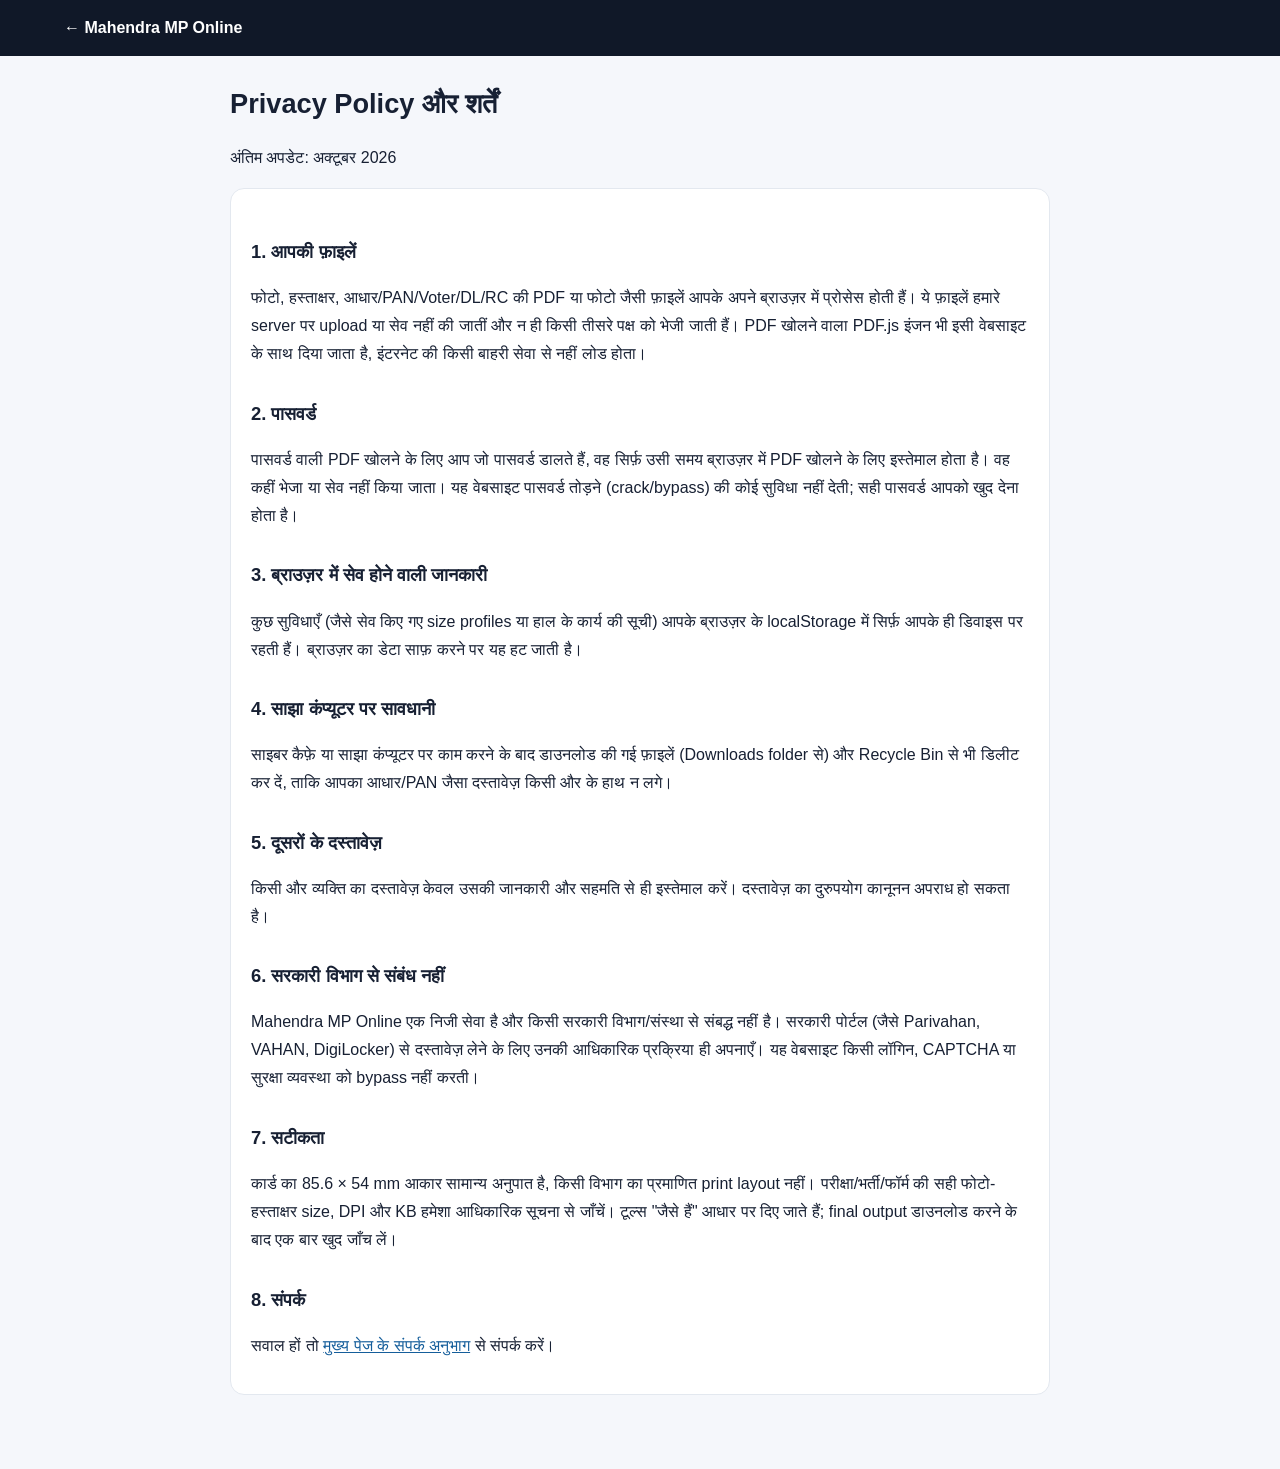
<file: privacy.html>
<!DOCTYPE html>
<html lang="hi">
<head>
<meta charset="UTF-8">
<meta name="viewport" content="width=device-width, initial-scale=1.0">
<title>Privacy Policy और शर्तें | Mahendra MP Online</title>
<meta name="description" content="Mahendra MP Online की Privacy Policy: आपकी फ़ाइलें ब्राउज़र में ही प्रोसेस होती हैं, server पर upload नहीं होतीं।">
<link rel="icon" href="favicon.svg" type="image/svg+xml">
<style>
body{margin:0;font-family:Arial,"Noto Sans Devanagari",sans-serif;background:#f5f7fb;color:#172033;line-height:1.75}
header{background:#101828;color:#fff;padding:14px 5%}header a{color:#fff;text-decoration:none;font-weight:700}
main{max-width:820px;margin:24px auto;padding:0 16px 50px}
h1{font-size:1.7rem;margin:.2em 0}h2{font-size:1.15rem;margin:1.6em 0 .3em}
.box{background:#fff;border:1px solid #e3e8ef;border-radius:14px;padding:18px 20px}
a{color:#155e9b}
</style>
</head>
<body>
<header><a href="index.html">← Mahendra MP Online</a></header>
<main>
<h1>Privacy Policy और शर्तें</h1>
<p>अंतिम अपडेट: अक्टूबर 2026</p>
<div class="box">
<h2>1. आपकी फ़ाइलें</h2>
<p>फोटो, हस्ताक्षर, आधार/PAN/Voter/DL/RC की PDF या फोटो जैसी फ़ाइलें आपके अपने ब्राउज़र में प्रोसेस होती हैं। ये फ़ाइलें हमारे server पर upload या सेव नहीं की जातीं और न ही किसी तीसरे पक्ष को भेजी जाती हैं। PDF खोलने वाला PDF.js इंजन भी इसी वेबसाइट के साथ दिया जाता है, इंटरनेट की किसी बाहरी सेवा से नहीं लोड होता।</p>
<h2>2. पासवर्ड</h2>
<p>पासवर्ड वाली PDF खोलने के लिए आप जो पासवर्ड डालते हैं, वह सिर्फ़ उसी समय ब्राउज़र में PDF खोलने के लिए इस्तेमाल होता है। वह कहीं भेजा या सेव नहीं किया जाता। यह वेबसाइट पासवर्ड तोड़ने (crack/bypass) की कोई सुविधा नहीं देती; सही पासवर्ड आपको खुद देना होता है।</p>
<h2>3. ब्राउज़र में सेव होने वाली जानकारी</h2>
<p>कुछ सुविधाएँ (जैसे सेव किए गए size profiles या हाल के कार्य की सूची) आपके ब्राउज़र के localStorage में सिर्फ़ आपके ही डिवाइस पर रहती हैं। ब्राउज़र का डेटा साफ़ करने पर यह हट जाती है।</p>
<h2>4. साझा कंप्यूटर पर सावधानी</h2>
<p>साइबर कैफ़े या साझा कंप्यूटर पर काम करने के बाद डाउनलोड की गई फ़ाइलें (Downloads folder से) और Recycle Bin से भी डिलीट कर दें, ताकि आपका आधार/PAN जैसा दस्तावेज़ किसी और के हाथ न लगे।</p>
<h2>5. दूसरों के दस्तावेज़</h2>
<p>किसी और व्यक्ति का दस्तावेज़ केवल उसकी जानकारी और सहमति से ही इस्तेमाल करें। दस्तावेज़ का दुरुपयोग कानूनन अपराध हो सकता है।</p>
<h2>6. सरकारी विभाग से संबंध नहीं</h2>
<p>Mahendra MP Online एक निजी सेवा है और किसी सरकारी विभाग/संस्था से संबद्ध नहीं है। सरकारी पोर्टल (जैसे Parivahan, VAHAN, DigiLocker) से दस्तावेज़ लेने के लिए उनकी आधिकारिक प्रक्रिया ही अपनाएँ। यह वेबसाइट किसी लॉगिन, CAPTCHA या सुरक्षा व्यवस्था को bypass नहीं करती।</p>
<h2>7. सटीकता</h2>
<p>कार्ड का 85.6 × 54 mm आकार सामान्य अनुपात है, किसी विभाग का प्रमाणित print layout नहीं। परीक्षा/भर्ती/फॉर्म की सही फोटो-हस्ताक्षर size, DPI और KB हमेशा आधिकारिक सूचना से जाँचें। टूल्स "जैसे हैं" आधार पर दिए जाते हैं; final output डाउनलोड करने के बाद एक बार खुद जाँच लें।</p>
<h2>8. संपर्क</h2>
<p>सवाल हों तो <a href="index.html#contact">मुख्य पेज के संपर्क अनुभाग</a> से संपर्क करें।</p>
</div>
</main>
</body>
</html>
</file>
<file: style.css>
*{box-sizing:border-box}
:root{font-family:Arial,"Noto Sans Devanagari",sans-serif;color:#172033;background:#f5f7fb}
body{margin:0}
.topbar{background:#101828;color:#fff;padding:14px 5%;display:flex;justify-content:space-between;align-items:center}
.brand{display:flex;gap:12px;align-items:center}.logo{width:44px;height:44px;border-radius:12px;background:#fff;color:#101828;display:grid;place-items:center;font-size:24px;font-weight:800}
.brand h1{margin:0;font-size:21px}.brand p{margin:3px 0 0;color:#c9d2df;font-size:12px}
.menu-btn{display:none;background:none;border:0;color:#fff;font-size:26px}
.hero{margin:24px auto;max-width:1180px;padding:28px;border-radius:20px;background:linear-gradient(135deg,#18243a,#263c5b);color:white;display:flex;justify-content:space-between;gap:25px;align-items:center}
.hero h2{font-size:30px;margin:10px 0}.hero p{color:#d8e1ed}.badge{font-size:11px;border:1px solid #8191a8;padding:5px 9px;border-radius:20px}
.hero-actions{display:flex;gap:10px;flex-wrap:wrap}.hero-actions button,.nav button{border:0;border-radius:10px;padding:11px 15px;cursor:pointer}
.hero-actions button{background:white;color:#172033}
.nav{max-width:1180px;margin:0 auto 20px;padding:0 12px;display:flex;gap:8px;overflow:auto}
.nav button{background:white;white-space:nowrap}.nav button.active{background:#172033;color:#fff}
main{max-width:1180px;margin:auto;padding:0 12px 50px}.section-head{display:flex;justify-content:space-between;align-items:center;gap:15px}
.section-head h2{margin:10px 0 2px}.section-head p{margin:0 0 15px;color:#667085}
#search{width:260px;padding:12px;border:1px solid #d0d5dd;border-radius:10px;background:#fff}
.tool-grid{display:grid;grid-template-columns:repeat(4,1fr);gap:14px}
.tool{background:#fff;border:1px solid #e4e7ec;border-radius:15px;padding:18px;cursor:pointer;transition:.15s;box-shadow:0 2px 7px #1018280d}
.tool:hover{transform:translateY(-2px);box-shadow:0 7px 20px #10182818}
.tool .icon{font-size:28px}.tool h3{font-size:16px;margin:10px 0 6px}.tool p{font-size:12px;color:#667085;margin:0}.tag{display:inline-block;margin-top:12px;font-size:10px;background:#eef2f6;padding:4px 7px;border-radius:20px}
.modal{position:fixed;inset:0;background:#0008;display:grid;place-items:center;padding:15px;z-index:5}.modal.hidden{display:none}
.modal-card{background:#fff;width:min(760px,100%);max-height:90vh;overflow:auto;border-radius:18px;padding:25px;position:relative}.close{position:absolute;right:15px;top:12px;border:0;background:#f2f4f7;border-radius:50%;width:34px;height:34px;font-size:22px;cursor:pointer}
.uploader{border:2px dashed #98a2b3;border-radius:14px;padding:30px;text-align:center;margin:20px 0}.uploader input{margin-top:15px}
.controls{display:grid;grid-template-columns:repeat(2,1fr);gap:12px}.controls label{font-size:13px;font-weight:600}.controls input,.controls select{width:100%;margin-top:5px;padding:10px;border:1px solid #d0d5dd;border-radius:9px}
.primary{background:#172033;color:#fff;border:0;padding:12px 18px;border-radius:10px;cursor:pointer}
.preview{max-width:100%;display:block;margin:15px auto}.note{background:#f2f4f7;padding:12px;border-radius:10px;font-size:13px}
footer{padding:25px 5%;background:#101828;color:#fff;display:flex;justify-content:space-between}
footer span{color:#c9d2df}
@media(max-width:850px){.tool-grid{grid-template-columns:repeat(2,1fr)}.hero{margin:12px}.hero h2{font-size:24px}.menu-btn{display:block}.nav{padding-left:12px}.topbar{padding:12px 4%}}
@media(max-width:520px){.tool-grid{grid-template-columns:1fr}.section-head{display:block}#search{width:100%}.controls{grid-template-columns:1fr}.hero{display:block}.hero-actions{margin-top:18px}footer{display:block}footer span{display:block;margin-top:5px}}

.result-actions{display:flex;gap:10px;flex-wrap:wrap;margin:12px 0}
.linkbtn{text-decoration:none;display:inline-block}
.result-grid{margin-top:10px}

.exam-panel{margin-top:18px;padding:16px;border:1px solid #e4e7ec;border-radius:14px;background:#fafbfc}
.exam-panel>label{display:block;font-weight:600;font-size:13px}.exam-panel select{width:100%;margin-top:6px;padding:10px;border:1px solid #d0d5dd;border-radius:9px}
.exam-preview{max-height:420px;object-fit:contain}.sheet-preview{max-height:520px;object-fit:contain;background:#fff;border:1px solid #ddd}

.pdf-panel{margin-top:18px;padding:16px;border:1px solid #e4e7ec;border-radius:14px;background:#fafbfc}
.file-wide{display:block;font-weight:600;font-size:13px}.file-wide input{display:block;margin-top:8px}

.docpdf-panel{margin-top:16px;padding:16px;border:1px solid #e4e7ec;border-radius:14px;background:#fff}
.docpdf-panel label{display:block;font-size:13px;font-weight:600;margin:8px 0}
.docpdf-panel input,.docpdf-panel textarea,.docpdf-panel select{width:100%;margin-top:5px;padding:10px;border:1px solid #d0d5dd;border-radius:9px;font:inherit}
.docpdf-panel textarea{resize:vertical}

.organizer{margin-top:16px;padding:16px;border:1px solid #e4e7ec;border-radius:14px;background:#fafbfc}
.org-list{margin:12px 0}.org-item{display:flex;justify-content:space-between;align-items:center;gap:10px;padding:9px 10px;background:#fff;border:1px solid #eaecf0;border-radius:8px;margin:6px 0;font-size:13px}
.org-item button{border:0;background:#eef2f6;border-radius:6px;margin-left:4px;padding:5px 8px;cursor:pointer}


/* ===== Trial v7 ===== */
.v7-section{margin:28px auto;max-width:1200px;padding:0 16px}
.v7-section .section-head{margin-bottom:18px}
.v7-section h2{margin:0 0 6px}
.v7-grid{display:grid;grid-template-columns:repeat(2,minmax(0,1fr));gap:18px}
.v7-card{border:1px solid #dfe5ec;border-radius:16px;padding:18px;background:#fff;box-shadow:0 5px 18px rgba(0,0,0,.05)}
.v7-card .tool-icon{font-size:30px;margin-bottom:8px}
.v7-card h3{margin:5px 0 7px}
.v7-card p{color:#596579;margin:0 0 12px}
.v7-card input[type=file],.v7-card input[type=number],.v7-card select{width:100%;box-sizing:border-box;padding:9px;border:1px solid #ccd4df;border-radius:9px;margin:5px 0 10px;background:#fff}
.v7-card label{display:block;font-weight:600;font-size:13px}
.mini-controls{display:grid;grid-template-columns:repeat(2,minmax(0,1fr));gap:8px}
.primary-btn{border:0;border-radius:10px;padding:11px 15px;cursor:pointer;font-weight:700}
.result-box{margin-top:12px;min-height:18px;font-size:13px;line-height:1.45}
.result-box a{display:inline-block;margin:4px 5px 4px 0}
.notice-box{margin-top:18px;padding:14px 16px;border-left:4px solid currentColor;background:#f7f8fa;border-radius:8px;line-height:1.5}
@media(max-width:760px){
  .v7-grid{grid-template-columns:1fr}
  .mini-controls{grid-template-columns:1fr}
}


/* ===== Trial v8 ===== */
.v8-section{margin:28px auto;max-width:1200px;padding:0 16px}
.v8-section .section-head{margin-bottom:18px}
.v8-grid{display:grid;grid-template-columns:repeat(2,minmax(0,1fr));gap:18px}
.v8-card{border:1px solid #dfe5ec;border-radius:16px;padding:18px;background:#fff;box-shadow:0 5px 18px rgba(0,0,0,.05)}
.v8-card .tool-icon{font-size:30px;margin-bottom:8px}
.v8-card h3{margin:5px 0 7px}
.v8-card p{color:#596579;margin:0 0 12px}
.v8-card input,.v8-card select{width:100%;box-sizing:border-box;padding:9px;border:1px solid #ccd4df;border-radius:9px;margin:5px 0 10px;background:#fff}
.v8-card label{display:block;font-weight:600;font-size:13px}
.v8-card input[readonly]{background:#f2f4f7}
.page-list{display:flex;flex-wrap:wrap;gap:10px;margin:10px 0}
.page-item{width:130px;border:1px solid #d8dee8;border-radius:10px;padding:8px;background:#fafbfc}
.page-item img{width:100%;height:90px;object-fit:contain;background:#eee;border-radius:6px}
.page-item .page-actions{display:flex;gap:4px;margin-top:6px}
.page-item button{flex:1;padding:5px;border:1px solid #cbd3df;border-radius:6px;background:#fff;cursor:pointer}
.privacy-ok{padding:12px;border-radius:10px;border:1px solid #b9dfc3;margin:10px 0;font-weight:700}
@media(max-width:760px){.v8-grid{grid-template-columns:1fr}}


/* ===== Trial v9 ===== */
.v9-section{margin:28px auto;max-width:1200px;padding:0 16px}
.v9-grid{display:grid;grid-template-columns:repeat(2,minmax(0,1fr));gap:18px}
.v9-card{border:1px solid #dfe5ec;border-radius:16px;padding:18px;background:#fff;box-shadow:0 5px 18px rgba(0,0,0,.05)}
.v9-card .tool-icon{font-size:30px;margin-bottom:8px}
.v9-card h3{margin:5px 0 7px}
.v9-card p{color:#596579;margin:0 0 12px}
.v9-card input,.v9-card select{width:100%;box-sizing:border-box;padding:9px;border:1px solid #ccd4df;border-radius:9px;margin:5px 0 10px;background:#fff}
.v9-card label{display:block;font-weight:600;font-size:13px}
.crop-preview-wrap{width:100%;overflow:auto;border:1px solid #d7dde6;border-radius:10px;background:#f2f3f5;margin:10px 0}
#v9CropCanvas{display:block;width:100%;height:auto}
.quick-links{display:grid;gap:8px}
.quick-links a{display:block;padding:10px;border:1px solid #d8dee8;border-radius:9px;text-decoration:none}
@media(max-width:760px){.v9-grid{grid-template-columns:1fr}}


/* ===== Trial v10 ===== */
.v10-section{max-width:1200px;margin:30px auto;padding:0 16px}
.v10-grid{display:grid;grid-template-columns:repeat(2,minmax(0,1fr));gap:18px}
.v10-card{border:1px solid #dfe5ec;border-radius:16px;padding:18px;background:#fff;box-shadow:0 5px 18px rgba(0,0,0,.05)}
.v10-card input,.v10-card select{width:100%;box-sizing:border-box;padding:9px;border:1px solid #ccd4df;border-radius:9px;margin:5px 0 10px;background:#fff}
.v10-card label{display:block;font-size:13px;font-weight:600}
.workflow-steps{display:grid;grid-template-columns:repeat(2,1fr);gap:8px}
.workflow-steps span{padding:10px;border:1px solid #d8dee8;border-radius:9px;text-align:center}
.notice-mini{padding:12px;border-left:4px solid #888;background:#f6f7f8;border-radius:8px;line-height:1.5}
@media(max-width:760px){.v10-grid{grid-template-columns:1fr}}


/* ===== Trial v11 ===== */
.v11-section{max-width:1200px;margin:30px auto;padding:0 16px}
.v11-grid{display:grid;grid-template-columns:repeat(2,minmax(0,1fr));gap:18px}
.v11-card{border:1px solid #dfe5ec;border-radius:16px;padding:18px;background:#fff;box-shadow:0 5px 18px rgba(0,0,0,.05)}
.v11-card input,.v11-card select{width:100%;box-sizing:border-box;padding:9px;border:1px solid #ccd4df;border-radius:9px;margin:5px 0 10px;background:#fff}
.v11-card label{display:block;font-size:13px;font-weight:600}
.profile-list{display:grid;gap:8px;margin:10px 0}
.profile-item{padding:10px;border:1px solid #d8dee8;border-radius:9px;background:#fafbfc}
.profile-item button{margin-top:6px;padding:6px 9px;border:1px solid #ccd4df;border-radius:7px;background:#fff;cursor:pointer}
.secondary-btn{padding:10px 13px;border:1px solid #ccd4df;border-radius:9px;background:#fff;cursor:pointer;font-weight:700}
@media(max-width:760px){.v11-grid{grid-template-columns:1fr}}


/* ===== Trial v12 ===== */
.v12-section{max-width:1200px;margin:32px auto;padding:0 16px}
.v12-grid{display:grid;grid-template-columns:repeat(2,minmax(0,1fr));gap:18px}
.v12-card{border:1px solid #dfe5ec;border-radius:16px;padding:18px;background:#fff;box-shadow:0 5px 18px rgba(0,0,0,.05)}
.v12-card input,.v12-card select{width:100%;box-sizing:border-box;padding:9px;border:1px solid #ccd4df;border-radius:9px;margin:5px 0 10px;background:#fff}
.v12-card label{display:block;font-size:13px;font-weight:600}
.v12-notice{padding:13px 15px;border:1px solid #e0d7ad;border-radius:12px;background:#fffbea;margin:14px 0 18px}
.v12-toolbar{display:flex;gap:8px;flex-wrap:wrap;margin:4px 0 12px}
.v12-page-list{display:grid;gap:8px;max-height:390px;overflow:auto}
.v12-page{display:grid;grid-template-columns:56px 1fr auto;gap:10px;align-items:center;border:1px solid #dce2ea;border-radius:10px;padding:8px;background:#fafbfc}
.v12-page img{width:56px;height:56px;object-fit:cover;border-radius:7px}
.v12-page-name{font-size:13px;overflow:hidden;text-overflow:ellipsis;white-space:nowrap}
.v12-page-actions{display:flex;gap:4px}
.v12-page-actions button{border:1px solid #ccd4df;background:#fff;border-radius:7px;padding:5px 7px;cursor:pointer}
.v12-summary{display:grid;grid-template-columns:repeat(3,1fr);gap:8px}
.v12-summary div{border:1px solid #dce2ea;border-radius:10px;padding:10px}
.v12-summary span{display:block;font-size:12px;color:#667085}
.v12-summary b{display:block;margin-top:4px;font-size:14px}
.privacy-ok{padding:11px;border:1px solid #cfe4d5;border-radius:9px;background:#f4fbf5;font-weight:700}
@media(max-width:760px){.v12-grid{grid-template-columns:1fr}.v12-summary{grid-template-columns:1fr}}


/* ===== Trial v13 ===== */
.v13-section{max-width:1200px;margin:34px auto;padding:0 16px}
.v13-grid{display:grid;grid-template-columns:repeat(2,minmax(0,1fr));gap:18px}
.v13-card{border:1px solid #dfe5ec;border-radius:16px;padding:18px;background:#fff;box-shadow:0 5px 18px rgba(0,0,0,.05)}
.v13-main{grid-column:span 2}
.v13-card input,.v13-card select{box-sizing:border-box;padding:9px;border:1px solid #ccd4df;border-radius:9px;background:#fff}
.v13-main>input[type=file]{width:100%;margin:5px 0 14px}
.v13-controls{display:grid;grid-template-columns:repeat(3,1fr);gap:10px}
.v13-controls label,.v13-card>label{display:flex;flex-direction:column;gap:5px;font-size:13px;font-weight:600}
.v13-controls input,.v13-controls select{width:100%}
.v13-toolbar{display:flex;gap:9px;flex-wrap:wrap;margin:14px 0 8px}
.v13-notice{padding:13px 15px;border:1px solid #e0d7ad;border-radius:12px;background:#fffbea;margin:14px 0 18px}
.v13-notice.mini{font-size:12px;margin-top:12px}
.v13-ratio-box{display:grid;gap:8px;margin-top:12px}
.v13-ratio-box div{padding:10px;border:1px solid #e1e6ed;border-radius:9px}
.quality-meter{padding:12px;border:1px dashed #cbd5e1;border-radius:10px}
.v13-checks{padding-left:20px;line-height:1.9}
.small-note{font-size:12px;color:#667085}
@media(max-width:760px){.v13-grid{grid-template-columns:1fr}.v13-main{grid-column:auto}.v13-controls{grid-template-columns:1fr 1fr}}
@media(max-width:430px){.v13-controls{grid-template-columns:1fr}}


/* ===== Trial v15 ===== */
.v15-section{max-width:1200px;margin:34px auto;padding:0 16px}
.v15-grid{display:grid;grid-template-columns:repeat(2,minmax(0,1fr));gap:18px}
.v15-card{border:1px solid #dfe5ec;border-radius:16px;padding:18px;background:#fff;box-shadow:0 5px 18px rgba(0,0,0,.05)}
.v15-main{grid-column:span 2}
.v15-card input,.v15-card select{box-sizing:border-box;padding:9px;border:1px solid #ccd4df;border-radius:9px;background:#fff;width:100%}
.v15-main>input[type=file]{margin:6px 0 14px}
.v15-controls{display:grid;grid-template-columns:repeat(3,1fr);gap:10px}
.v15-controls label,.v15-card>label{display:flex;flex-direction:column;gap:5px;font-size:13px;font-weight:600}
.v15-actions{display:flex;gap:9px;flex-wrap:wrap;margin:14px 0}
.v15-notice{padding:13px 15px;border:1px solid #e0d7ad;border-radius:12px;background:#fffbea;margin:14px 0 18px}
.v15-preview{margin-top:12px;border:1px dashed #cbd5e1;border-radius:10px;background:#f8fafc;min-height:220px;display:flex;align-items:center;justify-content:center;overflow:hidden}
.v15-preview canvas{max-width:100%;max-height:280px}
.v15-check{margin-top:12px!important;display:flex!important;flex-direction:row!important;align-items:center}
.v15-check input{width:auto}
.v15-stats{display:grid;gap:8px}
.v15-stats div{padding:10px;border:1px solid #e1e6ed;border-radius:9px}
@media(max-width:760px){.v15-grid{grid-template-columns:1fr}.v15-main{grid-column:auto}.v15-controls{grid-template-columns:1fr 1fr}}
@media(max-width:430px){.v15-controls{grid-template-columns:1fr}}


/* ===== Trial v16 ===== */
.v16-section{max-width:1200px;margin:36px auto;padding:0 16px}
.v16-grid{display:grid;grid-template-columns:repeat(2,minmax(0,1fr));gap:18px}
.v16-card{border:1px solid #dfe5ec;border-radius:16px;padding:18px;background:#fff;box-shadow:0 5px 18px rgba(0,0,0,.05)}
.v16-main{grid-column:span 2}
.v16-card input,.v16-card select{box-sizing:border-box;padding:9px;border:1px solid #ccd4df;border-radius:9px;background:#fff;width:100%}
.v16-main>input[type=file]{margin:6px 0 14px}
.v16-controls{display:grid;grid-template-columns:repeat(3,1fr);gap:10px}
.v16-controls.compact{grid-template-columns:repeat(3,1fr)}
.v16-controls label{display:flex;flex-direction:column;gap:5px;font-size:13px;font-weight:600}
.v16-actions{display:flex;gap:9px;flex-wrap:wrap;margin:14px 0 8px}
.v16-notice{padding:13px 15px;border:1px solid #e0d7ad;border-radius:12px;background:#fffbea;margin:14px 0 18px}
.v16-check{display:flex!important;flex-direction:row!important;align-items:center;gap:8px;margin:12px 0}
.v16-check input{width:auto}
.v16-preview{margin-top:12px;min-height:230px;border:1px dashed #cbd5e1;border-radius:10px;background:#f8fafc;display:flex;align-items:center;justify-content:center;overflow:hidden}
.v16-preview canvas{max-width:100%;max-height:280px}
.v16-stat{padding:10px;border:1px solid #e1e6ed;border-radius:9px;margin-top:8px}
.v16-stat span{display:block;font-size:12px;color:#667085}
.v16-queue{padding:12px;border:1px solid #e1e6ed;border-radius:9px;margin-bottom:10px}
.v16-progress{height:10px;background:#e8edf3;border-radius:20px;overflow:hidden}
.v16-progress span{display:block;height:100%;width:0%;background:currentColor;transition:width .2s}
@media(max-width:760px){.v16-grid{grid-template-columns:1fr}.v16-main{grid-column:auto}.v16-controls,.v16-controls.compact{grid-template-columns:1fr 1fr}}
@media(max-width:430px){.v16-controls,.v16-controls.compact{grid-template-columns:1fr}}


/* ===== Trial v17 ===== */
.v17-section{max-width:1200px;margin:30px auto;padding:0 16px}
.v17-section .section-head{margin-bottom:18px}
.v17-grid{display:grid;grid-template-columns:repeat(2,minmax(0,1fr));gap:18px}
.v17-card{border:1px solid #dfe5ec;border-radius:16px;padding:18px;background:#fff;box-shadow:0 5px 18px rgba(0,0,0,.05)}
.v17-card input,.v17-card select{width:100%;box-sizing:border-box;padding:9px;border:1px solid #ccd4df;border-radius:9px;margin:5px 0 10px;background:#fff}
.v17-card label{display:block;font-size:13px;font-weight:600}
.v17-wide{grid-column:1/-1}
.v17-controls{display:grid;grid-template-columns:repeat(4,minmax(0,1fr));gap:10px}
.v17-pages{display:grid;grid-template-columns:repeat(auto-fill,minmax(150px,1fr));gap:10px;margin:12px 0}
.v17-page{border:1px solid #d8dee8;border-radius:10px;padding:8px;background:#fafbfc}
.v17-page img{width:100%;height:120px;object-fit:contain;background:#eee;border-radius:7px}
.v17-page-title{font-size:12px;font-weight:700;margin:7px 0;white-space:nowrap;overflow:hidden;text-overflow:ellipsis}
.v17-page-actions{display:flex;gap:4px}
.v17-page-actions button{flex:1;padding:6px;border:1px solid #cbd3df;border-radius:6px;background:#fff;cursor:pointer}
.v17-actions{display:flex;gap:8px;flex-wrap:wrap}
.secondary-btn{border:1px solid #cbd3df;border-radius:10px;padding:10px 14px;background:#fff;cursor:pointer;font-weight:700}
.v17-notice{padding:14px 16px;border-left:4px solid currentColor;background:#f7f8fa;border-radius:8px;line-height:1.5;margin-bottom:18px}
.v17-stat{display:flex;justify-content:space-between;gap:10px;padding:10px 0;border-bottom:1px solid #eaecf0;font-size:13px}
.v17-jobbox{margin-top:12px;padding:12px;border-radius:10px;background:#f7f8fa;line-height:1.5;font-size:13px}
.v17-workflow{display:grid;grid-template-columns:repeat(2,1fr);gap:8px;margin:10px 0 14px}
.v17-workflow span{padding:10px;border:1px solid #d8dee8;border-radius:9px;text-align:center;font-size:12px}
.small-note{font-size:12px;color:#667085;line-height:1.5}
@media(max-width:900px){.v17-controls{grid-template-columns:repeat(2,minmax(0,1fr))}}
@media(max-width:760px){.v17-grid{grid-template-columns:1fr}.v17-wide{grid-column:auto}}
@media(max-width:520px){.v17-controls{grid-template-columns:1fr}.v17-pages{grid-template-columns:repeat(2,minmax(0,1fr))}}

/* ===== Trial v18 ===== */
.v18-section{max-width:1200px;margin:30px auto;padding:0 16px}
.v18-toolbar{display:grid;grid-template-columns:1fr 190px;gap:10px;margin:14px 0}
.v18-toolbar input,.v18-toolbar select{padding:12px;border:1px solid #ccd4df;border-radius:10px;background:#fff}
.v18-tools{display:grid;grid-template-columns:repeat(3,minmax(0,1fr));gap:12px}
.v18-tool{text-align:left;padding:16px;border:1px solid #dce2e9;border-radius:14px;background:#fff;cursor:pointer;box-shadow:0 4px 14px rgba(0,0,0,.04)}
.v18-tool b{display:block;font-size:15px;margin-bottom:5px}.v18-tool span{font-size:12px;color:#667085}
.v18-status{margin-top:18px;padding:12px 14px;border-radius:10px;background:#f7f8fa}
.v18-next{margin-top:16px;padding:16px;border:1px solid #dce2e9;border-radius:14px;background:#fff}
.v18-roadmap{display:flex;flex-wrap:wrap;gap:8px;margin:10px 0}.v18-roadmap span{padding:7px 10px;border:1px solid #dce2e9;border-radius:999px;font-size:12px}
@media(max-width:760px){.v18-tools{grid-template-columns:1fr 1fr}.v18-toolbar{grid-template-columns:1fr}}
@media(max-width:520px){.v18-tools{grid-template-columns:1fr}}

/* ===== Trial v19 ===== */
.v19-section{max-width:1200px;margin:30px auto;padding:0 16px}
.v19-grid{display:grid;grid-template-columns:1fr 1fr;gap:18px}
.v19-card{padding:18px}
.v19-wide{grid-column:1/-1}
.v19-card input,.v19-card select{width:100%;box-sizing:border-box;padding:10px;border:1px solid #ccd4df;border-radius:9px;margin:5px 0 12px;background:#fff}
.v19-card label{display:block;font-size:13px;font-weight:600}
.v19-summary{margin-top:14px;padding:12px;border-radius:10px;background:#f7f8fa;line-height:1.6;font-size:13px}
.v19-recent{display:grid;gap:8px;min-height:90px;margin-bottom:12px}
.v19-job{border:1px solid #dce2e9;border-radius:10px;padding:10px;background:#fff}
.v19-job b{display:block}.v19-job span{font-size:12px;color:#667085}
.v19-status-grid{display:grid;grid-template-columns:repeat(4,1fr);gap:10px;margin:12px 0}
.v19-status-grid div{border:1px solid #dce2e9;border-radius:10px;padding:12px;display:flex;gap:8px;align-items:center;font-size:12px}
.v19-status-grid div b{font-size:16px}
@media(max-width:800px){.v19-grid{grid-template-columns:1fr}.v19-wide{grid-column:auto}.v19-status-grid{grid-template-columns:1fr 1fr}}
@media(max-width:480px){.v19-status-grid{grid-template-columns:1fr}}

/* ===== Trial v20 ===== */
.v20-section{max-width:1200px;margin:30px auto;padding:0 16px}
.v20-grid{display:grid;grid-template-columns:1fr 1fr;gap:18px}
.v20-wide{grid-column:1/-1}.v20-card{padding:18px}
.v20-engine-grid{display:grid;grid-template-columns:repeat(4,1fr);gap:10px;margin:14px 0}
.v20-cap{border:1px solid #dce2e9;border-radius:10px;padding:12px;display:flex;flex-direction:column;gap:5px;font-size:12px}
.v20-cap b{font-size:12px}.v20-cap.active b{font-weight:800}.v20-cap.pending{opacity:.8}
.v20-card label{display:block;font-size:13px;font-weight:600}.v20-card input,.v20-card select{width:100%;box-sizing:border-box;padding:10px;margin:5px 0 12px;border:1px solid #ccd4df;border-radius:9px;background:#fff}
.v20-code{min-height:120px;white-space:pre-wrap;overflow:auto;background:#101828;color:#fff;border-radius:10px;padding:12px;font-size:11px}
.v20-guard{display:grid;gap:8px}.v20-guard span{padding:9px;border:1px solid #dce2e9;border-radius:9px;font-size:12px}
@media(max-width:850px){.v20-engine-grid{grid-template-columns:1fr 1fr}}
@media(max-width:700px){.v20-grid{grid-template-columns:1fr}.v20-wide{grid-column:auto}}
@media(max-width:450px){.v20-engine-grid{grid-template-columns:1fr}}

.v25-pdf-password{margin-top:28px}.v25-grid{display:grid;grid-template-columns:repeat(2,minmax(0,1fr));gap:16px}.v25-card{background:#fff;border:1px solid #dfe6ef;border-radius:16px;padding:18px;box-shadow:0 8px 24px rgba(0,0,0,.05);margin-top:16px}.v25-card h3{margin:0 0 14px}.mini-badge{display:inline-block;padding:6px 10px;border-radius:999px;background:#eef4ff;color:#2355a6;font-size:12px;font-weight:800}.v25-label{display:block;font-weight:700;margin:10px 0 6px}.v25-card input[type=file],.v25-card input[type=password],.v25-card input[type=number],.v25-card select{width:100%;box-sizing:border-box;padding:11px;border:1px solid #cfd8e3;border-radius:10px;background:#fff}.v25-actions{display:flex;gap:10px;flex-wrap:wrap;margin-top:14px}.v25-status{margin-top:12px;padding:10px 12px;border-radius:10px;background:#f6f8fb;font-size:14px;line-height:1.45}.v25-note,.v25-warning{font-size:13px;line-height:1.6;color:#5d6875}.full{width:100%;margin-top:14px}.v25-crop-controls{display:grid;grid-template-columns:repeat(4,minmax(0,1fr));gap:10px}.v25-crop-controls label{font-weight:700;font-size:13px}.v25-crop-controls input{display:block;margin-top:5px;width:100%;box-sizing:border-box}.v25-canvas-wrap{position:relative;margin-top:16px;min-height:260px;background:#f2f4f7;border-radius:14px;display:flex;align-items:center;justify-content:center;overflow:auto;padding:12px}#v25PdfCanvas{max-width:100%;height:auto;display:block;background:#fff}.v25-empty{position:absolute;color:#6b7280;text-align:center;padding:20px}@media(max-width:760px){.v25-grid{grid-template-columns:1fr}.v25-crop-controls{grid-template-columns:repeat(2,minmax(0,1fr))}}


/* Trial v26 — Card Crop Presets */
.v26-card-presets{margin-top:28px}
.v26-grid{display:grid;grid-template-columns:repeat(2,minmax(0,1fr));gap:16px}
.v26-card{background:#fff;border:1px solid #dfe6ef;border-radius:16px;padding:18px;box-shadow:0 8px 24px rgba(0,0,0,.05);margin-top:16px}
.v26-card h3{margin:0 0 14px}
.v26-label{display:block;font-weight:700;margin:10px 0 6px}
.v26-card select,.v26-card input{width:100%;box-sizing:border-box;padding:11px;border:1px solid #cfd8e3;border-radius:10px;background:#fff}
.v26-actions{display:flex;gap:10px;flex-wrap:wrap;margin-top:14px}
.v26-status{margin-top:12px;padding:10px 12px;border-radius:10px;background:#f6f8fb;font-size:14px;line-height:1.45}
.v26-fields{display:grid;grid-template-columns:repeat(4,minmax(0,1fr));gap:10px}
.v26-fields label{font-weight:700;font-size:13px}
.v26-preview-grid{display:grid;grid-template-columns:1fr 1fr;gap:14px}
.v26-preview-box{background:#f3f5f8;border-radius:14px;padding:12px;min-height:250px;display:flex;flex-direction:column;align-items:center;justify-content:center;overflow:auto}
.v26-preview-title{font-weight:800;margin-bottom:8px}
#v26SourceCanvas,#v26CropPreview{max-width:100%;height:auto;background:#fff;display:block}
.v26-info{font-size:13px;line-height:1.6}
@media(max-width:760px){
  .v26-grid,.v26-preview-grid{grid-template-columns:1fr}
  .v26-fields{grid-template-columns:repeat(2,minmax(0,1fr))}
}


/* Trial v27 — Driving Licence Center */
.v27-dl-center{margin-top:28px}
.v27-grid{display:grid;grid-template-columns:repeat(2,minmax(0,1fr));gap:16px}
.v27-card{background:#fff;border:1px solid #dfe6ef;border-radius:16px;padding:18px;box-shadow:0 8px 24px rgba(0,0,0,.05);margin-top:16px}
.v27-card h3{margin:0 0 14px}
.v27-label{display:block;font-weight:700;margin:10px 0 6px}
.v27-card input,.v27-card select{width:100%;box-sizing:border-box;padding:11px;border:1px solid #cfd8e3;border-radius:10px;background:#fff}
.v27-actions{display:flex;gap:10px;flex-wrap:wrap;margin-top:14px}
.v27-status{margin-top:12px;padding:10px 12px;border-radius:10px;background:#f6f8fb;font-size:13px;line-height:1.55}
.v27-preset-row{display:grid;grid-template-columns:2fr 1fr 1fr;gap:12px}
.v27-preset-row label{font-weight:700;font-size:13px}
.v27-fields{display:grid;grid-template-columns:repeat(4,minmax(0,1fr));gap:10px;margin-top:16px}
.v27-fields label{font-weight:700;font-size:13px}
.v27-preview-grid{display:grid;grid-template-columns:1fr 1fr;gap:14px;margin-top:16px}
.v27-preview-box{background:#f3f5f8;border-radius:14px;padding:12px;min-height:260px;display:flex;flex-direction:column;align-items:center;justify-content:center;overflow:auto}
.v27-preview-title{font-weight:800;margin-bottom:8px}
#v27Source,#v27Crop{max-width:100%;height:auto;background:#fff;display:block}
.v27-info{font-size:13px;line-height:1.6}
@media(max-width:760px){
 .v27-grid,.v27-preview-grid{grid-template-columns:1fr}
 .v27-preset-row{grid-template-columns:1fr}
 .v27-fields{grid-template-columns:repeat(2,minmax(0,1fr))}
}


/* =========================
   Trial v28 — RC Print Center
   Local RC photo/PDF crop + JPG/PNG/PDF/Print.
   ========================= */
.v28-rc-center{margin-top:28px}
.v28-grid{display:grid;grid-template-columns:repeat(2,minmax(0,1fr));gap:16px}
.v28-card{background:#fff;border:1px solid #dfe6ef;border-radius:16px;padding:18px;box-shadow:0 8px 24px rgba(0,0,0,.05);margin-top:16px}
.v28-card h3{margin:0 0 14px}
.v28-label{display:block;font-weight:700;margin:10px 0 6px}
.v28-card input,.v28-card select{width:100%;box-sizing:border-box;padding:11px;border:1px solid #cfd8e3;border-radius:10px;background:#fff}
.v28-actions{display:flex;gap:10px;flex-wrap:wrap;margin-top:14px}
.v28-status{margin-top:12px;padding:10px 12px;border-radius:10px;background:#f6f8fb;font-size:13px;line-height:1.55}
.v28-preset-row{display:grid;grid-template-columns:2fr 1fr 1fr;gap:12px}
.v28-preset-row label{font-weight:700;font-size:13px}
.v28-fields{display:grid;grid-template-columns:repeat(4,minmax(0,1fr));gap:10px;margin-top:16px}
.v28-fields label{font-weight:700;font-size:13px}
.v28-preview-grid{display:grid;grid-template-columns:1fr 1fr;gap:14px;margin-top:16px}
.v28-preview-box{background:#f3f5f8;border-radius:14px;padding:12px;min-height:260px;display:flex;flex-direction:column;align-items:center;justify-content:center;overflow:auto}
.v28-preview-title{font-weight:800;margin-bottom:8px}
.v28-info{font-size:13px;line-height:1.6}
.v28-steps{display:grid;grid-template-columns:repeat(3,1fr);gap:12px;margin-top:16px}
.v28-steps>div{display:flex;align-items:center;gap:10px;background:#f5f8fc;border:1px solid #e1e8f0;border-radius:12px;padding:12px;font-size:14px}
.v28-steps b{display:inline-flex;align-items:center;justify-content:center;width:30px;height:30px;border-radius:50%;background:#0b7bdc;color:#fff}
@media(max-width:760px){
  .v28-grid,.v28-preview-grid{grid-template-columns:1fr}
  .v28-preset-row{grid-template-columns:1fr}
  .v28-fields{grid-template-columns:repeat(2,minmax(0,1fr))}
  .v28-steps{grid-template-columns:1fr}
}


/* Trial v29 public-home polish */
.v29-hero{position:relative;overflow:hidden}
.v29-hero:after{content:"";position:absolute;inset:auto -90px -120px auto;width:280px;height:280px;border-radius:50%;background:rgba(255,255,255,.10);pointer-events:none}
.hero-stats{display:flex;flex-wrap:wrap;gap:8px;margin-top:14px}
.hero-stats span{padding:7px 10px;border-radius:999px;background:rgba(255,255,255,.12);font-size:12px}
.v29-quick{margin:18px auto;max-width:1200px;padding:0 16px}
.section-title{display:flex;align-items:end;justify-content:space-between;gap:12px;margin-bottom:10px}
.section-title h3{margin:0}.section-title p{margin:0;opacity:.7;font-size:13px}
.quick-grid{display:grid;grid-template-columns:repeat(4,minmax(0,1fr));gap:12px}
.quick-grid button{border:1px solid rgba(0,0,0,.09);background:#fff;border-radius:14px;padding:15px;text-align:left;cursor:pointer;box-shadow:0 5px 18px rgba(0,0,0,.05)}
.quick-grid button:hover{transform:translateY(-1px)}
.quick-grid b,.quick-grid small{display:block}.quick-grid small{margin-top:5px;opacity:.68}
.v29-footer{margin-top:36px;padding:24px 18px;background:#102333;color:#fff;display:grid;gap:8px;text-align:center;font-size:13px}
.v29-footer div:first-child{display:flex;justify-content:center;gap:8px;flex-wrap:wrap}.v29-footer span{opacity:.7}.v29-footer small{opacity:.65;max-width:900px;margin:auto;line-height:1.6}
@media(max-width:760px){.quick-grid{grid-template-columns:repeat(2,minmax(0,1fr))}.section-title{display:block}.section-title p{margin-top:4px}.hero-stats span{font-size:11px}}
@media(max-width:420px){.quick-grid{grid-template-columns:1fr}}


/* ===== Trial v30 — PVC / ID Card Print Center ===== */
.v30-tool-head{margin-bottom:16px}.v30-tool-head h2{margin:7px 0}.v30-tool-head p{color:#596579;line-height:1.55}
.v30-card{border:1px solid #dfe5ec;border-radius:16px;padding:18px;background:#fff;box-shadow:0 5px 18px rgba(0,0,0,.05);margin:14px 0}
.v30-card input,.v30-card select{box-sizing:border-box;width:100%;padding:10px;border:1px solid #ccd4df;border-radius:9px;background:#fff;margin-top:6px}
.v30-controls{display:grid;grid-template-columns:repeat(3,minmax(0,1fr));gap:10px}.v30-controls label,.v30-fields label{font-size:13px;font-weight:700}
.v30-fields{display:grid;grid-template-columns:repeat(4,minmax(0,1fr));gap:10px;margin-top:12px}.v30-actions{display:flex;gap:8px;flex-wrap:wrap;margin-top:12px}
.v30-status{margin-top:10px;padding:10px 12px;border:1px solid #e1e6ed;border-radius:9px;background:#fafbfc;font-size:13px;line-height:1.45}
.v30-preview-grid{display:grid;grid-template-columns:1fr 1fr;gap:14px;margin:14px 0}.v30-preview-box{border:1px solid #dfe5ec;border-radius:14px;padding:10px;background:#fafbfc;overflow:auto}.v30-preview-title{font-weight:700;margin-bottom:8px}.v30-preview-box canvas{display:block;max-width:100%;height:auto;margin:auto;background:#fff}
.v30-note{padding:13px 15px;border-left:4px solid #475467;background:#f7f8fa;border-radius:8px;line-height:1.5;margin-top:14px}
.v30-overview-grid{display:grid;grid-template-columns:repeat(4,1fr);gap:10px}.v30-overview-card{padding:15px;border:1px solid #dfe5ec;border-radius:13px;background:#fff}.v30-overview-card b{display:block;font-size:18px}.v30-overview-card span{display:block;color:#667085;margin-top:5px;font-size:13px}.v30-overview-note{margin-top:14px;padding:14px 16px;border:1px solid #d9e0e8;border-radius:12px;background:#f8fafc;line-height:1.5}
@media(max-width:760px){.v30-controls,.v30-fields,.v30-preview-grid,.v30-overview-grid{grid-template-columns:1fr}.v30-actions{flex-direction:column}.v30-actions button{width:100%}}
.v31-tool-head{margin-bottom:16px}.v31-tool-head h2{margin:7px 0}.v31-tool-head p{color:#596579;line-height:1.55}.v31-card{border:1px solid #dfe5ec;border-radius:16px;padding:18px;background:#fff;box-shadow:0 5px 18px rgba(0,0,0,.05);margin:14px 0}.v31-card input,.v31-card select{box-sizing:border-box;width:100%;padding:10px;border:1px solid #ccd4df;border-radius:9px;background:#fff;margin-top:6px}.v31-template-row{display:grid;grid-template-columns:2fr 1fr 1fr 1fr;gap:10px}.v31-fields{display:grid;grid-template-columns:repeat(4,minmax(0,1fr));gap:10px;margin-top:12px}.v31-fields label,.v31-template-row label{font-size:13px;font-weight:700}.v31-actions{display:flex;gap:8px;flex-wrap:wrap;margin-top:12px}.v31-status{margin-top:10px;padding:10px 12px;border:1px solid #e1e6ed;border-radius:9px;background:#fafbfc;font-size:13px;line-height:1.45}.v31-preview-grid{display:grid;grid-template-columns:1fr 1fr;gap:14px;margin:14px 0}.v31-preview-box{border:1px solid #dfe5ec;border-radius:14px;padding:10px;background:#fafbfc;overflow:auto}.v31-preview-box canvas{display:block;max-width:100%;height:auto;margin:8px auto;background:#fff}.v31-note{padding:13px 15px;border-left:4px solid #475467;background:#f7f8fa;border-radius:8px;line-height:1.5;margin-top:14px}@media(max-width:760px){.v31-template-row,.v31-fields,.v31-preview-grid{grid-template-columns:1fr}.v31-actions{flex-direction:column}.v31-actions button{width:100%}}

/* Trial v32 Manual HQ PVC Crop */
.v32-manual-box{margin-top:18px;padding:16px;border:1px solid #d9e2ef;border-radius:16px;background:#f8fbff}.v32-manual-head{display:flex;justify-content:space-between;gap:14px;align-items:flex-start;margin-bottom:12px}.v32-manual-head b{display:block;font-size:18px}.v32-manual-head small{display:block;margin-top:5px;color:#64748b}.v32-lock{white-space:nowrap;font-weight:600}.v32-lock input{width:auto}.v32-editor-wrap{width:100%;overflow:auto;background:#111827;border-radius:12px;padding:8px;touch-action:none}#v32ManualCanvas{display:block;max-width:100%;margin:auto;cursor:crosshair;touch-action:none}

/* Trial v33 — Card Maker workflow inspired by common card-print UX, independently implemented */
.v33-maker-head{display:flex;justify-content:space-between;gap:16px;align-items:flex-start;padding:18px;border:1px solid #dfe5ec;border-radius:16px;background:linear-gradient(135deg,#f7fbff,#fff);margin-bottom:14px}.v33-maker-head h3{margin:7px 0 4px;font-size:22px}.v33-maker-head p{margin:0;color:#596579;line-height:1.45}.v33-source-badge{white-space:nowrap;padding:9px 12px;border-radius:999px;background:#edf8f1;color:#167447;font-weight:700;font-size:12px}.v33-maker-grid{display:grid;grid-template-columns:1.05fr .95fr;gap:14px;margin-bottom:14px}.v33-input-card,.v33-frontback-card{border:1px solid #dfe5ec;border-radius:16px;padding:16px;background:#fff}.v33-input-card label{display:block;font-size:13px;font-weight:700;margin-bottom:10px}.v33-input-card input,.v33-input-card select,.v33-page-row input{box-sizing:border-box;width:100%;padding:10px;border:1px solid #ccd4df;border-radius:9px;background:#fff;margin-top:6px}.v33-frontback-card h4{margin:0;font-size:18px}.v33-frontback-card p{margin:5px 0 12px;color:#667085;font-size:12px}.v33-frontback-stage{min-height:150px;border-radius:12px;background:#f6f8fb;border:1px dashed #cfd7e2;display:flex;align-items:center;justify-content:center;gap:18px;padding:12px}.v33-thumb{width:110px;min-height:90px;background:#fff;border-radius:8px;border:1px solid #d8dee8;display:flex;flex-direction:column;align-items:center;justify-content:center;padding:6px}.v33-thumb canvas{max-width:100%;max-height:92px;height:auto}.v33-thumb small{font-size:11px;font-weight:700;color:#667085}.v33-lines{flex:1;max-width:260px}.v33-lines div{height:10px;background:#e5e9ef;border-radius:5px;margin:12px 0}.v33-nav{display:flex;align-items:center;justify-content:center;gap:12px;margin-top:10px}.v33-nav .secondary-btn{min-width:44px}.v33-page-row{display:grid;grid-template-columns:180px auto;gap:10px;align-items:end}.v33-page-row .primary-btn{height:42px}.v32-manual-box{border:1px solid #d7dde6;border-radius:14px;padding:14px;background:#fbfcfe}.v32-manual-head{display:flex;justify-content:space-between;gap:12px;align-items:center;margin-bottom:10px}.v32-manual-head small{display:block;color:#667085;margin-top:4px;line-height:1.4}.v32-editor-wrap{border:1px dashed #b9c4d2;border-radius:12px;background:#eef2f7;overflow:auto;touch-action:none}.v32-editor-wrap canvas{display:block;max-width:100%;height:auto;margin:auto;cursor:crosshair;touch-action:none}
@media(max-width:760px){.v33-maker-grid{grid-template-columns:1fr}.v33-maker-head{flex-direction:column}.v33-source-badge{align-self:flex-start}.v33-page-row{grid-template-columns:1fr}.v32-manual-head{flex-direction:column;align-items:flex-start}}
/* Trial v34 — Front + Back final card preview */
.v33-side-select{margin-top:12px}.v33-side-select label{display:block;font-size:13px;font-weight:700}.v33-side-select select{box-sizing:border-box;width:100%;padding:10px;border:1px solid #ccd4df;border-radius:9px;background:#fff;margin-top:6px}
.v34-final-card{border:1px solid #dfe5ec;border-radius:16px;padding:18px;background:#fff;box-shadow:0 5px 18px rgba(0,0,0,.05);margin:14px 0}.v34-final-head{display:flex;justify-content:space-between;gap:12px;align-items:flex-start}.v34-final-head h3{margin:0 0 4px}.v34-final-head p{margin:0;color:#667085}.v34-hq-badge{padding:8px 11px;border-radius:999px;background:#eef7ff;color:#0f4c81;font-size:12px;font-weight:800;white-space:nowrap}.v34-final-stage{display:grid;grid-template-columns:1fr 1fr;gap:18px;margin-top:16px;padding:18px;background:#f5f7fa;border:1px solid #e1e6ed;border-radius:14px;align-items:start}.v34-final-side{background:#fff;border:1px solid #d8dee8;border-radius:12px;padding:12px;text-align:center;box-shadow:0 3px 10px rgba(0,0,0,.04)}.v34-side-title{font-weight:800;font-size:13px;margin-bottom:8px}.v34-final-side canvas{display:block;max-width:100%;height:auto;margin:0 auto;background:#fff}.v34-final-side small{display:block;margin-top:8px;color:#667085;line-height:1.4}.v33-thumb canvas{max-width:100%;height:auto;display:block}.v33-frontback-stage{grid-template-columns:1fr 1fr}.v33-thumb{width:auto;flex:1;min-width:0}.v33-thumb canvas{max-height:110px}
@media(max-width:760px){.v34-final-stage{grid-template-columns:1fr}.v34-final-head{flex-direction:column}.v34-hq-badge{align-self:flex-start}}
/* Trial v34 — Front + Back final card preview */
.v33-side-select{margin-top:12px}.v33-side-select label{display:block;font-size:13px;font-weight:700}.v33-side-select select{box-sizing:border-box;width:100%;padding:10px;border:1px solid #ccd4df;border-radius:9px;background:#fff;margin-top:6px}
.v34-final-card{border:1px solid #dfe5ec;border-radius:16px;padding:18px;background:#fff;box-shadow:0 5px 18px rgba(0,0,0,.05);margin:14px 0}.v34-final-head{display:flex;justify-content:space-between;gap:12px;align-items:flex-start}.v34-final-head h3{margin:0 0 4px}.v34-final-head p{margin:0;color:#667085}.v34-hq-badge{padding:8px 11px;border-radius:999px;background:#eef7ff;color:#0f4c81;font-size:12px;font-weight:800;white-space:nowrap}.v34-final-stage{display:grid;grid-template-columns:1fr 1fr;gap:18px;margin-top:16px;padding:18px;background:#f5f7fa;border:1px solid #e1e6ed;border-radius:14px;align-items:start}.v34-final-side{background:#fff;border:1px solid #d8dee8;border-radius:12px;padding:12px;text-align:center;box-shadow:0 3px 10px rgba(0,0,0,.04)}.v34-side-title{font-weight:800;font-size:13px;margin-bottom:8px}.v34-final-side canvas{display:block;max-width:100%;height:auto;margin:0 auto;background:#fff}.v34-final-side small{display:block;margin-top:8px;color:#667085;line-height:1.4}.v33-frontback-stage{grid-template-columns:1fr 1fr}.v33-thumb{width:auto;flex:1;min-width:0}.v33-thumb canvas{max-height:110px}
@media(max-width:760px){.v34-final-stage{grid-template-columns:1fr}.v34-final-head{flex-direction:column}.v34-hq-badge{align-self:flex-start}}

/* Trial v35 Card Maker Pro */
.v35-maker{display:flex;flex-direction:column;gap:18px}
.v35-head,.v35-final-head{display:flex;justify-content:space-between;gap:16px;align-items:flex-start;padding:20px;border:1px solid #dbe7f3;border-radius:18px;background:linear-gradient(135deg,#f7fbff,#eef7ff)}
.v35-head h2,.v35-final-head h3{margin:7px 0;font-size:25px}.v35-head p,.v35-final-head p{margin:5px 0;color:#5b6b7b}.v35-local,.v35-final-head>span{background:#e7f8ee;color:#18794e;border-radius:999px;padding:8px 12px;font-weight:700;white-space:nowrap}
.v35-stepbar{display:grid;grid-template-columns:repeat(4,1fr);gap:8px}.v35-stepbar span{padding:10px;text-align:center;border-radius:10px;background:#eef2f6;color:#65717d;font-weight:700}.v35-stepbar .on{background:#0f67b1;color:#fff}
.v35-upload,.v35-page-controls{display:grid;grid-template-columns:1.4fr 1fr;gap:14px;padding:16px;border:1px solid #e0e7ee;border-radius:16px;background:#fff}.v35-page-controls{grid-template-columns:1fr 1fr 1.4fr}.v35-upload label,.v35-page-controls label{display:flex;flex-direction:column;gap:6px;font-weight:700;margin-bottom:10px}.v35-upload input,.v35-page-controls input,.v35-page-controls select{padding:10px;border:1px solid #ccd7e2;border-radius:9px;background:#fff}
.v35-crop-grid{display:grid;grid-template-columns:1fr 1fr;gap:16px}.v35-panel{border:1px solid #d9e2eb;border-radius:16px;background:#fff;overflow:hidden}.v35-panel-title{display:flex;justify-content:space-between;padding:13px 15px;background:#f3f7fb}.v35-panel-title span{font-size:12px;color:#0f67b1;font-weight:800}.v35-stage{position:relative;min-height:360px;background:#101820;display:flex;align-items:center;justify-content:center;overflow:auto}.v35-stage canvas{max-width:100%;touch-action:none;cursor:crosshair}.v35-stage-empty{position:absolute;inset:0;display:grid;place-items:center;color:#b9c7d4;font-weight:700}.v35-crop-meta{padding:9px 14px;color:#52616f;font-size:13px;min-height:34px}.v35-actions{display:flex;flex-wrap:wrap;gap:8px;padding:10px 14px}.v35-final{border:2px solid #cfe0ef;border-radius:18px;padding:16px;background:#f9fcff}.v35-final-stage{display:grid;grid-template-columns:1fr 1fr;gap:18px;margin-top:14px}.v35-final-stage>div{background:#fff;border:1px solid #d9e2eb;border-radius:12px;padding:10px;text-align:center}.v35-final-stage small{font-weight:800;color:#315b7b}.v35-final-stage canvas{display:block;max-width:100%;height:auto;margin:8px auto;background:#fff}.v35-output{padding:16px;border:1px solid #d9e2eb;border-radius:16px;background:#fff}.v35-output>p{margin:4px 0 0;color:#64717d;font-size:13px}
@media(max-width:850px){.v35-stepbar{grid-template-columns:1fr 1fr}.v35-upload,.v35-page-controls,.v35-crop-grid,.v35-final-stage{grid-template-columns:1fr}.v35-head,.v35-final-head{flex-direction:column}.v35-stage{min-height:280px}}

/* Trial v37: automatic black border controls */
.v35-border-control{display:flex;flex-wrap:wrap;gap:12px;align-items:center;margin:12px 0;padding:12px;border:1px solid #d9dee8;border-radius:12px;background:#f8fafc}
.v35-border-control label{display:flex;align-items:center;gap:8px;font-weight:700}
.v35-border-control select{padding:8px 10px;border:1px solid #cbd5e1;border-radius:8px;background:#fff}
.v35-border-control input{width:18px;height:18px}

.v38-note{margin:10px 0;padding:10px;border-radius:10px;background:#f8fafc;border:1px solid #d9dee8;font-weight:700}


/* Trial v39 — clearly visible separate Front/Back downloads */
.v39-separate-download{display:flex;flex-wrap:wrap;gap:10px;align-items:center;margin:14px 0;padding:14px;border:2px solid #111;border-radius:14px;background:#f8f8f8}
.v39-separate-download strong{width:100%;font-size:18px}
@media(max-width:700px){.v39-separate-download button{width:100%}}
.v41-wrap{display:grid;gap:14px}.v41-head{display:flex;justify-content:space-between;gap:14px;align-items:flex-start;padding:18px;border:1px solid #dbe4ef;border-radius:18px;background:linear-gradient(135deg,#f8fbff,#eef5ff)}.v41-head h2{margin:7px 0 5px}.v41-box{padding:18px;border:1px solid #dbe4ef;border-radius:18px;background:#fff}.v41-box label{display:flex;flex-direction:column;gap:6px;font-weight:700;margin:8px 0}.v41-box input,.v41-box select{padding:10px;border:1px solid #cbd5e1;border-radius:10px;font:inherit}.v41-controls{display:grid;grid-template-columns:repeat(auto-fit,minmax(150px,1fr));gap:10px}.v41-actions{display:flex;flex-wrap:wrap;gap:10px;margin-top:14px}.v41-status{margin-top:12px;padding:11px;border-radius:10px;background:#f1f5f9}.v41-result{margin-top:14px}.v41-card{padding:14px;border:1px solid #dbe4ef;border-radius:12px;background:#f8fafc}.v41-preview{max-width:100%;overflow:auto;text-align:center;margin-bottom:12px}.v41-preview img{max-width:100%;max-height:520px;object-fit:contain;border:1px solid #cbd5e1}.v41-box .primary-btn,.v41-box .secondary-btn{cursor:pointer}@media(max-width:700px){.v41-head{flex-direction:column}.v41-box{padding:12px}}


/* v42 Easy Mode: compact, task-first dashboard */
.simple-home{max-width:1180px;margin:18px auto 12px;padding:22px 20px;border-radius:22px;background:linear-gradient(120deg,#edf6ff,#fff 65%,#fff5e8);border:1px solid #dbe8f5}
.simple-welcome{margin-bottom:16px}
.simple-kicker{display:inline-block;font-size:.82rem;font-weight:800;letter-spacing:.02em;color:#155e9b;background:#dceeff;padding:6px 10px;border-radius:999px}
.simple-welcome h2{font-size:clamp(1.45rem,3vw,2.15rem);margin:12px 0 5px;line-height:1.2}
.simple-welcome p{margin:0;color:#5c6877}
.simple-shortcuts{display:grid;grid-template-columns:repeat(4,minmax(0,1fr));gap:12px}
.simple-shortcuts button{display:grid;grid-template-columns:42px 1fr;grid-template-rows:auto auto;align-items:center;text-align:left;gap:2px 10px;background:#fff;border:1px solid #dbe5ef;border-radius:15px;padding:13px;color:#182b40;cursor:pointer;box-shadow:0 2px 8px #1232;min-height:76px}
.simple-shortcuts button:hover{border-color:#1683d8;transform:translateY(-1px)}
.simple-shortcuts button span{grid-row:1/3;font-size:1.8rem;display:grid;place-items:center;width:42px;height:42px;background:#eef6ff;border-radius:12px}
.simple-shortcuts button b{font-size:1rem}
.simple-shortcuts button small{font-size:.78rem;color:#687789}
.simple-nav{position:sticky;top:0;z-index:20;display:flex;gap:7px;overflow-x:auto;padding:10px max(14px,calc((100% - 1180px)/2));background:#ffffffed;backdrop-filter:blur(10px);border-bottom:1px solid #e3e8ef}
.simple-nav button{white-space:nowrap;border-radius:999px;padding:9px 15px}
main{max-width:1180px;margin:18px auto;padding:0 16px}
.section-head{gap:12px;align-items:center}
.section-head h2{margin-bottom:3px}
#search{min-width:0;width:min(360px,100%);border-radius:12px;padding:12px 14px}
.tool-grid{grid-template-columns:repeat(auto-fill,minmax(min(100%,220px),1fr));gap:12px}
.tool{border-radius:16px;padding:16px;min-height:145px;box-shadow:0 3px 12px #1020300a;cursor:pointer}
.tool h3{font-size:1rem;line-height:1.35;margin:9px 0 5px}
.tool p{font-size:.84rem;line-height:1.45}
.tool .icon{width:42px;height:42px;border-radius:13px;display:grid;place-items:center}
.topbar{position:sticky;top:0;z-index:25}
footer{margin-top:28px}
@media(max-width:720px){
 .simple-home{margin:10px 10px 8px;padding:17px 14px;border-radius:17px}
 .simple-shortcuts{grid-template-columns:repeat(2,minmax(0,1fr));gap:9px}
 .simple-shortcuts button{padding:10px;grid-template-columns:36px 1fr;gap:2px 8px;min-height:70px}
 .simple-shortcuts button span{width:36px;height:36px;font-size:1.5rem}
 .simple-shortcuts button b{font-size:.92rem}
 .simple-shortcuts button small{font-size:.72rem}
 main{margin:12px auto;padding:0 10px}
 .section-head{display:flex;flex-direction:column;align-items:stretch}
 #search{width:100%;max-width:none}
 .tool-grid{grid-template-columns:repeat(2,minmax(0,1fr));gap:9px}
 .tool{padding:12px;min-height:138px}
 .tool h3{font-size:.9rem}
 .tool p{font-size:.77rem}
}
@media(max-width:360px){.tool-grid{grid-template-columns:1fr}.simple-shortcuts{grid-template-columns:1fr}}


/* ===== v43 clean-up additions ===== */
.skip-link{position:absolute;left:-999px;top:0;background:#fff;color:#101828;padding:10px 14px;z-index:100;border-radius:0 0 10px 0}
.skip-link:focus{left:0}
:focus-visible{outline:3px solid #1683d8;outline-offset:2px}
.top-links{display:flex;gap:6px;flex-wrap:wrap}
.top-links a{color:#e6edf7;text-decoration:none;font-size:14px;padding:8px 12px;border-radius:999px}
.top-links a:hover{background:#ffffff1f}
.privacy-ribbon{background:#e8f6ee;color:#14532d;text-align:center;padding:9px 14px;font-size:14px;border-bottom:1px solid #cfe9da}
.tool:focus-visible{border-color:#1683d8}
.special-tools{max-width:1180px;margin:10px auto 0;padding:0 12px}
.special-intro{margin:34px 0 6px;padding-top:10px;border-top:1px solid #e3e8ef}
.special-intro h2{margin:0 0 4px;font-size:clamp(1.25rem,2.6vw,1.7rem)}
.special-intro p{margin:0;color:#667085}
.special-tools .tool-section{scroll-margin-top:70px}
.adv-tools{max-width:1180px;margin:30px auto;padding:0 12px}
.adv-tools>summary{cursor:pointer;list-style:none;background:#fff;border:1px solid #dbe5ef;border-radius:14px;padding:16px 18px;font-weight:700;font-size:1.05rem;color:#182b40;box-shadow:0 2px 7px #1018280d}
.adv-tools>summary::-webkit-details-marker{display:none}
.adv-tools>summary span{font-weight:400;font-size:.85rem;color:#667085;margin-left:6px}
.adv-tools[open]>summary{border-bottom-left-radius:0;border-bottom-right-radius:0}
.about-contact{background:#fff;border-top:1px solid #e3e8ef;margin-top:34px;padding:34px 12px}
.ac-wrap{max-width:1180px;margin:auto;display:grid;grid-template-columns:repeat(auto-fit,minmax(280px,1fr));gap:18px}
.ac-card{background:#f7f9fc;border:1px solid #e3e8ef;border-radius:16px;padding:20px}
.ac-card[hidden]{display:none}
.ac-card h2{margin:0 0 10px;font-size:1.15rem}
.ac-card p,.ac-card li{line-height:1.65;color:#344054;font-size:.95rem}
.ac-card ul{margin:0;padding-left:20px}
.ac-warn{background:#fff7e6;border:1px solid #ffe3a3;border-radius:10px;padding:10px 12px}
.ac-actions{display:flex;gap:10px;flex-wrap:wrap;margin-top:12px}
.ac-actions a{display:inline-block;background:#172033;color:#fff;text-decoration:none;padding:11px 16px;border-radius:10px;font-weight:700}
.ac-actions a.wa{background:#157347}
.site-footer{margin:0;padding:26px 5% 30px;background:#101828;color:#fff;display:grid;justify-content:stretch;justify-items:center;gap:12px;text-align:center}
.site-footer .sf-top{display:flex;gap:10px;justify-content:center;flex-wrap:wrap}
.site-footer .sf-top span{color:#c9d2df}
.site-footer .sf-links{display:flex;gap:18px;justify-content:center;flex-wrap:wrap}
.site-footer .sf-links a{color:#cfe3ff}
.site-footer .sf-copy{margin:0;color:#b5c0d0;font-size:13px}
.site-footer small{color:#b5c0d0;max-width:900px;margin:0 auto;line-height:1.7;display:block}
@media(max-width:850px){.top-links a:nth-child(1){display:none}}
@media(max-width:520px){.topbar{gap:8px;padding:12px 3%}.brand{min-width:0;gap:9px}.brand h1{font-size:17px;line-height:1.2}.brand p{display:none}.logo{width:38px;height:38px;font-size:21px;flex-shrink:0}.top-links{flex-wrap:nowrap;flex-shrink:0}.top-links a{padding:8px 8px;font-size:13px;white-space:nowrap}.adv-tools>summary span{display:block;margin:4px 0 0}}


/* ===== v44 design fixes ===== */
.modal{z-index:1000;overscroll-behavior:contain}
body:has(#modal:not(.hidden)){overflow:hidden}
.primary-btn{background:#155e9b;color:#fff;box-shadow:0 1px 2px rgba(16,24,40,.18);transition:background .15s}
.primary-btn:hover{background:#0f4c81}
.primary-btn:disabled{opacity:.55;cursor:not-allowed}
.secondary-btn:hover{background:#f2f6fb}
.v41-wrap,.v35-maker{grid-template-columns:minmax(0,1fr)}
.v41-box input,.v41-box select{min-width:0;max-width:100%}
.v41-controls{grid-template-columns:repeat(auto-fit,minmax(min(150px,100%),1fr))}
input[type=file]{font:inherit;max-width:100%}
input[type=file]::file-selector-button{background:#eef2f6;border:1px solid #cbd5e1;border-radius:8px;padding:8px 14px;margin-right:12px;font:inherit;font-weight:700;color:#172033;cursor:pointer}
input[type=file]::file-selector-button:hover{background:#e2e8f0}
.tool p{font-size:13px;line-height:1.45}
.tag{font-size:11px}
.modal-card{overflow-x:hidden}
.v35-maker *,.v41-wrap *{min-width:0}
.v35-maker input,.v35-maker select,.v35-maker textarea{max-width:100%;width:100%}
.v35-maker input[type=checkbox],.v35-maker input[type=radio]{width:auto}
.to-top{position:fixed;right:14px;bottom:14px;width:46px;height:46px;border-radius:50%;border:0;background:#172033;color:#fff;font-size:22px;cursor:pointer;box-shadow:0 4px 14px #10182840;z-index:50}
.to-top[hidden]{display:none}
.noscript-msg{background:#fff4e5;color:#7a4300;padding:14px;text-align:center}
@media(max-width:520px){.modal{padding:8px}.modal-card{padding:16px;border-radius:14px}}
@media(prefers-reduced-motion:reduce){*{transition:none!important;scroll-behavior:auto!important}}

/* ===== v45: naye tools (plus-*) ===== */
.plus-hint{margin:0 0 12px;padding:10px 12px;background:#eef6ff;border:1px solid #cfe3fb;border-radius:10px;color:#1d3b5c;font-size:.92rem;line-height:1.55}
.plus-file{margin:0 0 12px}
.plus-file>label{display:block;font-weight:600;color:#182b40}
.plus-file input[type=file]{display:block;margin-top:6px;width:100%}
.plus-list{margin-top:8px;display:grid;gap:6px}
.plus-li{display:flex;align-items:center;gap:8px;justify-content:space-between;background:#f7f9fc;border:1px solid #e3e8ef;border-radius:10px;padding:6px 8px}
.plus-name{min-width:0;overflow-wrap:anywhere;font-size:.92rem}
.plus-name em{color:#667085;font-style:normal;font-size:.85em}
.plus-btns{display:flex;gap:4px;flex-shrink:0}
.plus-btns button{min-width:36px;min-height:36px;border:1px solid #cbd5e1;background:#fff;border-radius:8px;cursor:pointer;font-size:15px}
.plus-btns button:hover{background:#eef2f6}
.plus-fields{align-items:end}
.plus-fields>label{display:grid;gap:4px;font-weight:600;color:#182b40;font-size:.92rem;align-content:start}
.plus-fields>label small{font-weight:400;color:#667085;line-height:1.4}
.plus-fields input:not([type=checkbox]):not([type=range]):not([type=color]),.plus-fields select,.plus-fields textarea{width:100%;font:inherit;font-weight:400;padding:9px 10px;border:1px solid #cbd5e1;border-radius:9px;background:#fff;color:#101828;box-sizing:border-box}
.plus-fields input[type=color]{width:100%;height:42px;padding:2px;border:1px solid #cbd5e1;border-radius:9px;background:#fff}
.plus-fields textarea{resize:vertical;min-height:90px}
.plus-full{grid-column:1/-1}
.plus-check{display:flex!important;align-items:center;gap:8px;font-weight:500!important;grid-column:1/-1;cursor:pointer}
.plus-check input{width:20px;height:20px;flex-shrink:0}
.plus-range{display:flex;align-items:center;gap:10px}
.plus-range input{flex:1;min-width:0}
.plus-range output{min-width:2.6em;text-align:right;font-weight:700;color:#155e9b}
.plus-ok{background:#e8f6ee!important;color:#14532d!important;border-color:#bfe3cf!important}
.plus-err{background:#fdecec!important;color:#8a1c1c!important;border-color:#f3c2c2!important}
.plus-result{margin-top:12px}
.plus-out{margin-top:12px}
.plus-table{width:100%;border-collapse:collapse;margin:8px 0;font-size:.95rem}
.plus-table th,.plus-table td{border-bottom:1px solid #e3e8ef;padding:9px 8px;text-align:left;vertical-align:top;overflow-wrap:anywhere}
.plus-table tbody th{width:42%;color:#475467;font-weight:600;background:#f7f9fc}
.plus-table thead th{background:#eef3fb}
.plus-scroll{overflow-x:auto}
.plus-text{background:#f7f9fc;border:1px solid #e3e8ef;border-radius:12px;padding:6px 14px 10px}
.plus-text p{margin:4px 0 10px;line-height:1.6;overflow-wrap:anywhere}
.plus-big{font-size:1.25rem;font-weight:700;color:#0f4c81}
.plus-cards{display:grid;grid-template-columns:repeat(auto-fill,minmax(min(210px,100%),1fr));gap:12px;margin-bottom:12px}
.plus-card{border:1px solid #dbe5ef;border-radius:14px;padding:10px;background:#fff;display:grid;gap:8px;align-content:start}
.plus-prev{width:100%;max-height:220px;object-fit:contain;border-radius:8px;background:repeating-conic-gradient(#e5e7eb 0 25%,#fff 0 50%) 0 0/16px 16px}
.plus-doc{height:90px;display:grid;place-items:center;font-size:42px;background:#f2f5f9;border-radius:8px}
.plus-meta{display:grid;gap:2px;font-size:.88rem;min-width:0}
.plus-meta b{overflow-wrap:anywhere}
.plus-meta span{color:#667085}
.plus-dl{display:block;text-align:center;text-decoration:none;box-sizing:border-box}
.plus-cvwrap{margin:8px 0;border:1px dashed #98a2b3;border-radius:12px;background:#fff;overflow:auto;max-height:70vh}
.plus-cv{display:block;width:100%;height:auto;touch-action:none;cursor:crosshair}
.plus-sig{background:#fff}
.plus-pw{display:grid;gap:8px}
.plus-pwrow{display:flex;gap:8px}
.plus-pwrow input{flex:1;min-width:0;font:16px ui-monospace,Menlo,Consolas,monospace;padding:9px;border:1px solid #cbd5e1;border-radius:9px;background:#fff}
@media(max-width:520px){.plus-table tbody th{width:38%}}
.plus-org{display:grid;grid-template-columns:repeat(auto-fill,minmax(min(130px,46%),1fr));gap:10px;margin:8px 0}
.plus-org-item{border:1px solid #dbe5ef;border-radius:12px;padding:8px;background:#fff;display:grid;gap:6px;justify-items:center}
.plus-org-item.is-del{opacity:.45;background:#fdecec}
.plus-org-th{width:100%;aspect-ratio:3/4;display:grid;place-items:center;overflow:hidden;background:#f2f5f9;border-radius:8px}
.plus-org-th canvas{max-width:100%;max-height:100%;transition:transform .15s}
.plus-org-cap{font-size:.8rem;color:#475467;text-align:center}
.plus-warn{background:#fff7e6;border:1px solid #ffe3a3;border-radius:10px;padding:10px 12px;color:#7a4300}
.crop-sel{position:absolute;border:2px dashed #d00000;background:rgba(220,0,0,.12);pointer-events:none;z-index:3}
.plus-thumbs{display:grid;grid-template-columns:repeat(auto-fill,minmax(min(130px,46%),1fr));gap:10px;margin:10px 0}
.plus-thumb{border:1px solid #dbe5ef;border-radius:12px;padding:8px;background:#fff;display:grid;gap:6px;justify-items:center}
.plus-thumb.is-del{opacity:.45;background:#fdecec}
.plus-tw{width:100%;height:150px;display:grid;place-items:center;overflow:hidden;background:#f2f5f9;border-radius:8px}
.plus-tw img{max-width:100%;max-height:100%;transition:transform .15s}
.plus-thumb .plus-btns{flex-wrap:wrap;justify-content:center}
</file>
